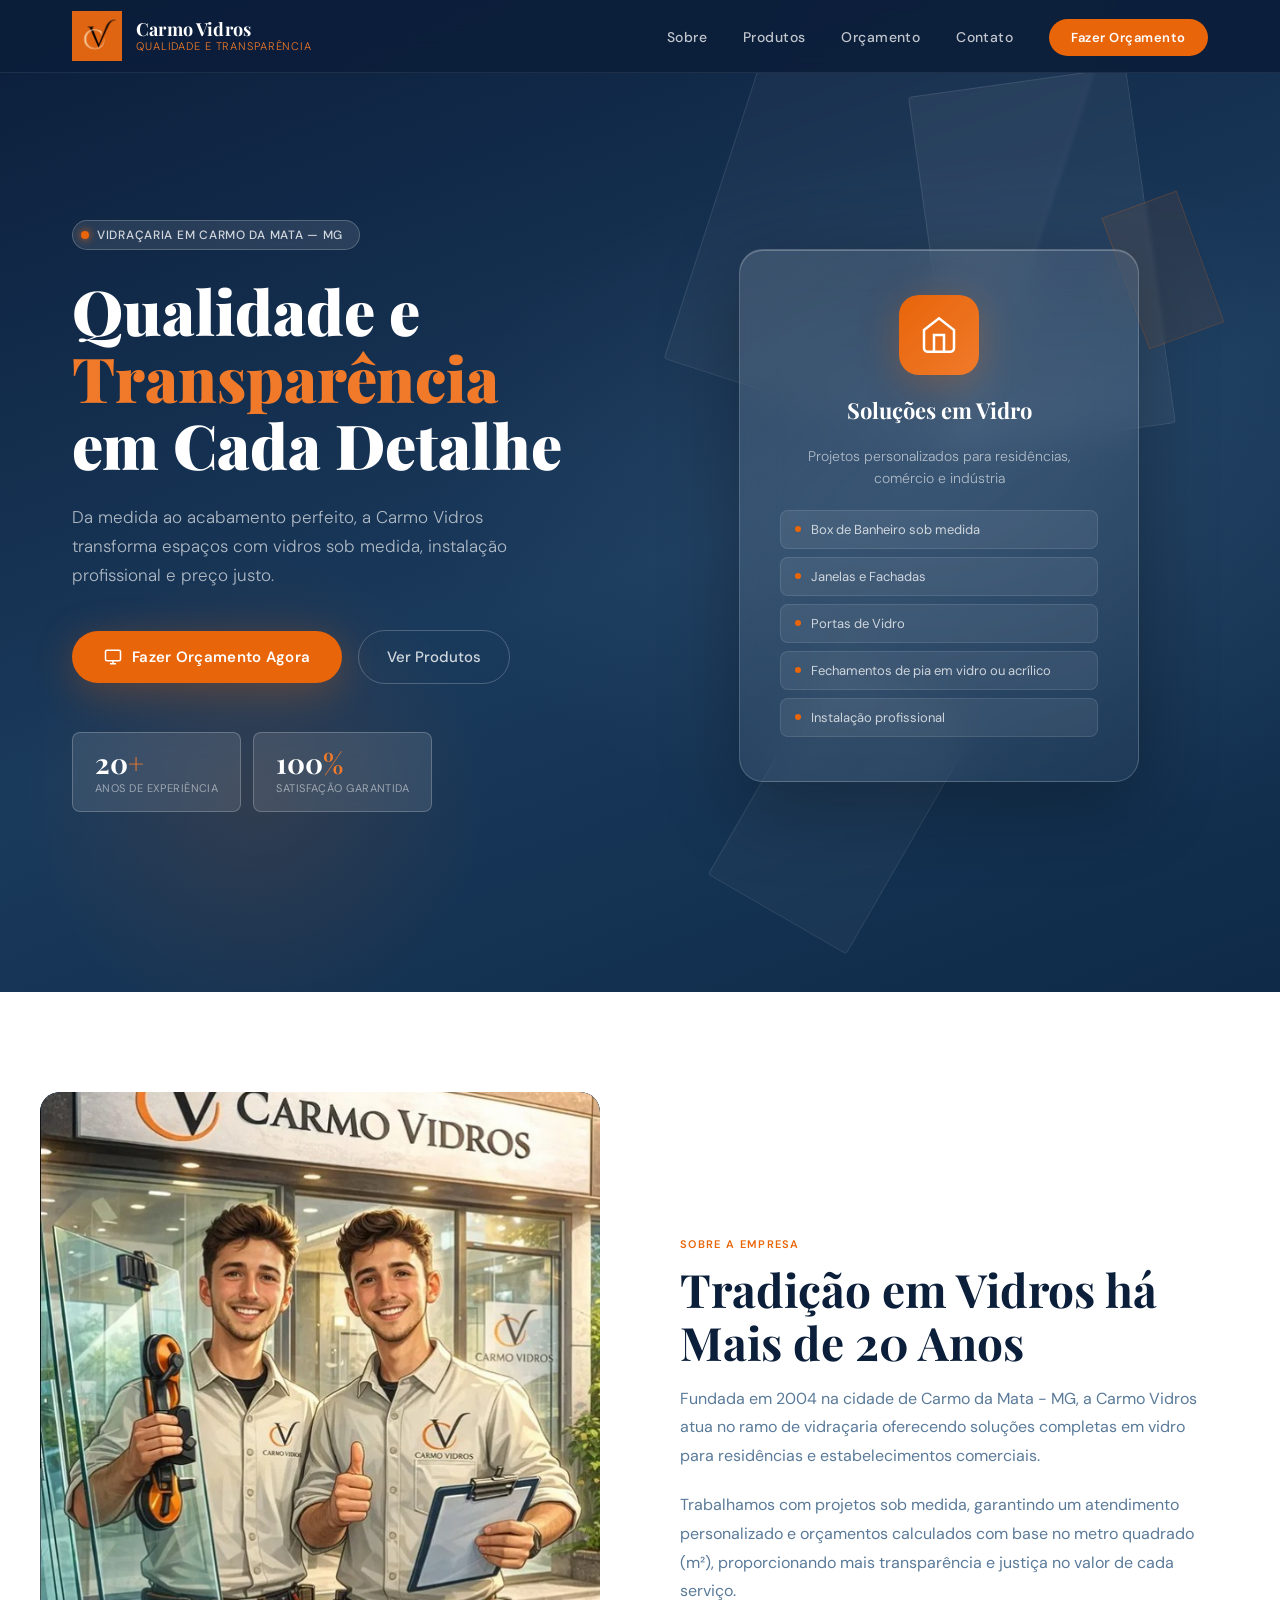
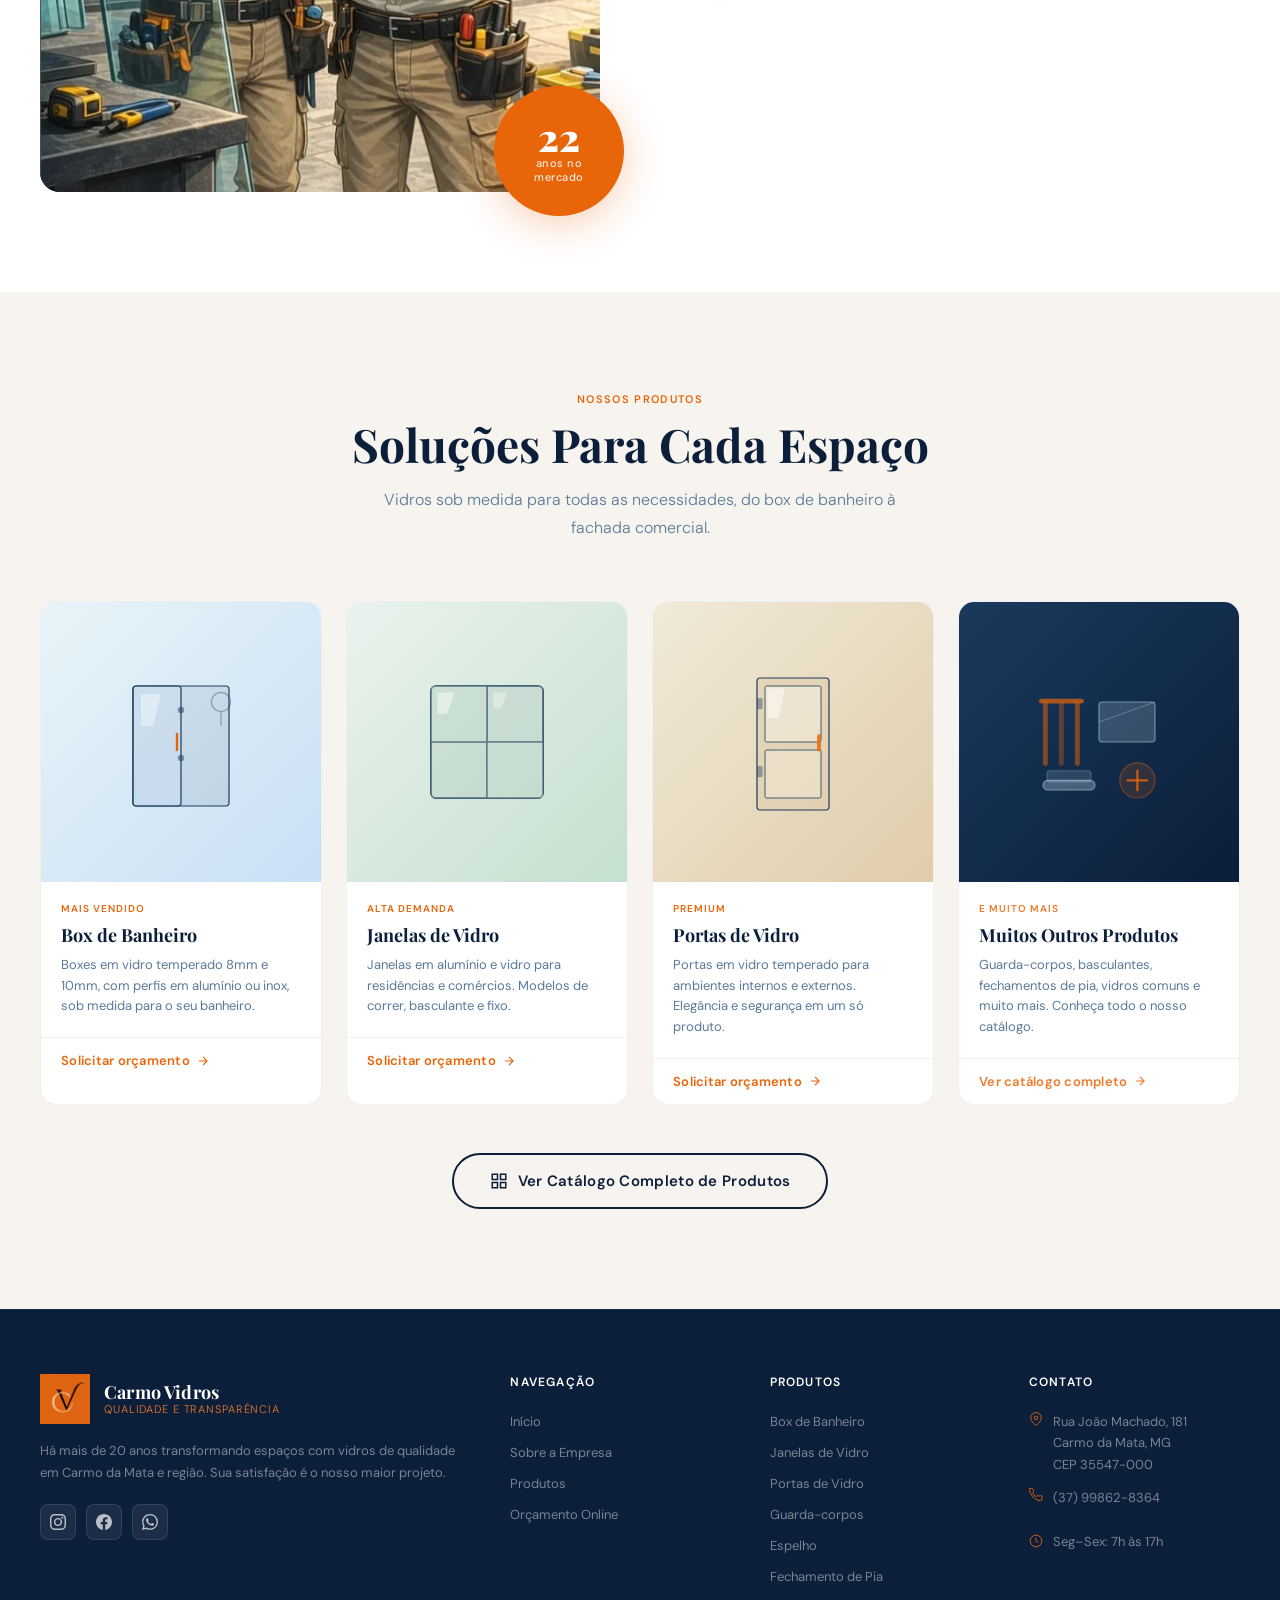
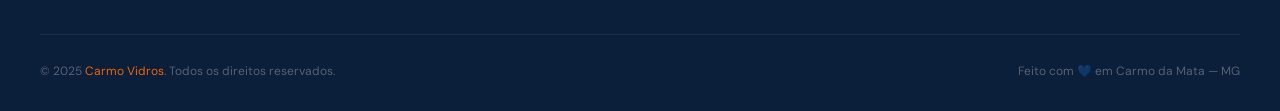
<file: index.html>
<!DOCTYPE html>
<html lang="pt-BR">
<head>
  <meta charset="UTF-8" />
  <meta name="viewport" content="width=device-width, initial-scale=1.0" />
  <title>Carmo Vidros — Qualidade e Transparência</title>
  <link rel="preconnect" href="https://fonts.googleapis.com" />
  <link rel="preconnect" href="https://fonts.gstatic.com" crossorigin />
  <link href="https://fonts.googleapis.com/css2?family=Playfair+Display:wght@400;700;900&family=DM+Sans:wght@300;400;500;600&display=swap" rel="stylesheet" />
  <link rel="stylesheet" href="style.css" />
</head>
<body>

<!-- ══════════════════════════════
     HEADER / NAVEGAÇÃO
══════════════════════════════ -->
<header>
  <nav>
    <a href="#home" class="logo">
      <img src="fotos/logo.png" alt="Carmo Vidros" class="logo-img">
      <div class="logo-text">
        <span class="logo-name">Carmo Vidros</span>
        <span class="logo-tagline">Qualidade e Transparência</span>
      </div>
    </a>
    <ul class="nav-links">
      <li><a href="#sobre">Sobre</a></li>
      <li><a href="produtos.html">Produtos</a></li>
      <li><a href="orcamento.html">Orçamento</a></li>
      <li><a href="#contato">Contato</a></li>
      <li><a href="orcamento.html" class="nav-cta">Fazer Orçamento</a></li>
    </ul>
  </nav>
</header>


<!-- ══════════════════════════════
     HERO / PÁGINA INICIAL
══════════════════════════════ -->
<section id="home">
  <div class="hero-bg">
    <div class="shard shard-1"></div>
    <div class="shard shard-2"></div>
    <div class="shard shard-3"></div>
    <div class="shard shard-4"></div>
  </div>

  <div class="hero-content">
    <!-- Lado esquerdo: texto -->
    <div class="hero-left">
      <div class="hero-badge">
        <div class="hero-badge-dot"></div>
        <span>Vidraçaria em Carmo da Mata — MG</span>
      </div>
      <h1 class="hero-title">
        Qualidade e<br /><em>Transparência</em><br />em Cada Detalhe
      </h1>
      <p class="hero-subtitle">
        Da medida ao acabamento perfeito, a Carmo Vidros transforma espaços com vidros sob medida, instalação profissional e preço justo.
      </p>
      <div class="hero-actions">
        <a href="orcamento.html" class="btn-primary">
          <svg xmlns="http://www.w3.org/2000/svg" width="18" height="18" viewBox="0 0 24 24" fill="none" stroke="currentColor" stroke-width="2">
            <rect x="2" y="3" width="20" height="14" rx="2"/><path d="M8 21h8M12 17v4"/>
          </svg>
          Fazer Orçamento Agora
        </a>
        <a href="produtos.html" class="btn-ghost">Ver Produtos</a>
      </div>

      <!-- Cards de estatísticas -->
      <div class="hero-stats">
        <div class="stat-card">
          <div class="stat-number">20<span>+</span></div>
          <div class="stat-label">Anos de Experiência</div>
        </div>
        <div class="stat-card">
          <div class="stat-number">100<span>%</span></div>
          <div class="stat-label">Satisfação Garantida</div>
        </div>
      </div>
    </div>

    <!-- Lado direito: painel de vidro decorativo -->
    <div class="hero-right">
      <div class="glass-panel">
        <div class="glass-panel-inner">
          <div class="glass-icon">
            <svg xmlns="http://www.w3.org/2000/svg" viewBox="0 0 24 24">
              <path d="M3 9l9-7 9 7v11a2 2 0 01-2 2H5a2 2 0 01-2-2z"/>
              <polyline points="9 22 9 12 15 12 15 22"/>
            </svg>
          </div>
          <div class="glass-panel-title">Soluções em Vidro</div>
          <div class="glass-panel-desc">Projetos personalizados para residências, comércio e indústria</div>
          <div class="glass-panel-items">
            <div class="glass-item"><div class="glass-item-dot"></div><span>Box de Banheiro sob medida</span></div>
            <div class="glass-item"><div class="glass-item-dot"></div><span>Janelas e Fachadas</span></div>
            <div class="glass-item"><div class="glass-item-dot"></div><span>Portas de Vidro</span></div>
            <div class="glass-item"><div class="glass-item-dot"></div><span>Fechamentos de pia em vidro ou acrílico
</span></div>
            <div class="glass-item"><div class="glass-item-dot"></div><span>Instalação profissional</span></div>
          </div>
        </div>
      </div>
    </div>
  </div>
</section>


<!-- ══════════════════════════════
     SOBRE A EMPRESA
══════════════════════════════ -->
<section id="sobre">
  <div class="section-inner">
    <div class="about-grid">

      <!-- Imagem ilustrativa -->
      <div class="about-image-wrap">
        <div class="about-image">
          <div class="about-image">
            <img src="fotos/CV.jpg" alt="Carmo Vidros" style="position:absolute;inset:0;width:100%;height:100%;object-fit:cover;display:block;" />
          </div>
        </div>
        <div class="about-badge">
          <div class="about-badge-num">22</div>
          <div class="about-badge-text">anos no<br />mercado</div>
        </div>
      </div>

      <!-- Texto e MVV -->
      <div class="about-content">
        <div class="section-label">Sobre a Empresa</div>
        <h2 class="section-title">Tradição em Vidros há Mais de 20 Anos</h2>
        <p class="about-desc">
          Fundada em 2004 na cidade de Carmo da Mata - MG, a Carmo Vidros atua no ramo de vidraçaria oferecendo soluções completas em vidro para residências e estabelecimentos comerciais.
        </p>
        <p class="about-desc" style="margin-top: -20px">
          Trabalhamos com projetos sob medida, garantindo um atendimento personalizado e orçamentos calculados com base no metro quadrado (m²), proporcionando mais transparência e justiça no valor de cada serviço.
        </p>

        
    
      </div>

    </div>
  </div>
</section>


<!-- ══════════════════════════════
     PRODUTOS
══════════════════════════════ -->
<section id="produtos">
  <div class="section-inner">
    <div class="products-header">
      <div class="section-label">Nossos Produtos</div>
      <h2 class="section-title">Soluções Para Cada Espaço</h2>
      <p class="section-subtitle">Vidros sob medida para todas as necessidades, do box de banheiro à fachada comercial.</p>
    </div>

    <div class="products-grid">

      <!-- Box de Banheiro -->
      <div class="product-card">
        <div class="product-image bg-box">
          <div class="product-svg-bg">
            <svg xmlns="http://www.w3.org/2000/svg" viewBox="0 0 200 200" width="160">
              <rect x="40" y="30" width="120" height="150" rx="4" fill="rgba(11,30,58,0.08)" stroke="#1A3A5C" stroke-width="1.5"/>
              <rect x="40" y="30" width="60" height="150" rx="4" fill="rgba(200,223,245,0.35)" stroke="#1A3A5C" stroke-width="1.5"/>
              <circle cx="100" cy="60" r="4" fill="#1A3A5C" opacity="0.5"/>
              <circle cx="100" cy="120" r="4" fill="#1A3A5C" opacity="0.5"/>
              <line x1="95" y1="90" x2="95" y2="110" stroke="#E8650A" stroke-width="3" stroke-linecap="round"/>
              <path d="M50 40 L75 40 L65 80 L50 80 Z" fill="rgba(255,255,255,0.4)" />
              <circle cx="150" cy="50" r="12" fill="none" stroke="#1A3A5C" stroke-width="1.5" opacity="0.4"/>
              <line x1="150" y1="62" x2="150" y2="80" stroke="#1A3A5C" stroke-width="1.5" opacity="0.4"/>
            </svg>
          </div>
          <div class="product-overlay"><a href="produtos.html#box" class="product-overlay-text">Ver detalhes →</a></div>
        </div>
        <div class="product-body">
          <div class="product-tag">Mais Vendido</div>
          <div class="product-name">Box de Banheiro</div>
          <p class="product-desc">Boxes em vidro temperado 8mm e 10mm, com perfis em alumínio ou inox, sob medida para o seu banheiro.</p>
        </div>
        <div class="product-footer">
          <a href="orcamento.html" class="product-link">
            Solicitar orçamento
            <svg xmlns="http://www.w3.org/2000/svg" viewBox="0 0 24 24" stroke-width="2"><path d="M5 12h14M12 5l7 7-7 7"/></svg>
          </a>
        </div>
      </div>

      <!-- Janelas de Vidro -->
      <div class="product-card">
        <div class="product-image bg-janela">
          <div class="product-svg-bg">
            <svg xmlns="http://www.w3.org/2000/svg" viewBox="0 0 200 200" width="160">
              <rect x="30" y="30" width="140" height="140" rx="6" fill="rgba(26,58,92,0.08)" stroke="#1A3A5C" stroke-width="2"/>
              <line x1="100" y1="30" x2="100" y2="170" stroke="#1A3A5C" stroke-width="2"/>
              <line x1="30" y1="100" x2="170" y2="100" stroke="#1A3A5C" stroke-width="2"/>
              <rect x="30" y="30" width="70" height="70" fill="rgba(197,224,206,0.40)"/>
              <rect x="100" y="30" width="70" height="70" fill="rgba(197,224,206,0.25)"/>
              <rect x="30" y="100" width="70" height="70" fill="rgba(197,224,206,0.30)"/>
              <rect x="100" y="100" width="70" height="70" fill="rgba(197,224,206,0.45)"/>
              <path d="M38 38 L60 38 L50 65 L38 65 Z" fill="rgba(255,255,255,0.45)"/>
              <path d="M108 38 L125 38 L118 58 L108 58 Z" fill="rgba(255,255,255,0.35)"/>
            </svg>
          </div>
          <div class="product-overlay"><a href="produtos.html#janelas" class="product-overlay-text">Ver detalhes →</a></div>
        </div>
        <div class="product-body">
          <div class="product-tag">Alta Demanda</div>
          <div class="product-name">Janelas de Vidro</div>
          <p class="product-desc">Janelas em alumínio e vidro para residências e comércios. Modelos de correr, basculante e fixo.</p>
        </div>
        <div class="product-footer">
          <a href="orcamento.html" class="product-link">
            Solicitar orçamento
            <svg xmlns="http://www.w3.org/2000/svg" viewBox="0 0 24 24" stroke-width="2"><path d="M5 12h14M12 5l7 7-7 7"/></svg>
          </a>
        </div>
      </div>

      <!-- Portas de Vidro -->
      <div class="product-card">
        <div class="product-image bg-porta">
          <div class="product-svg-bg">
            <svg xmlns="http://www.w3.org/2000/svg" viewBox="0 0 200 200" width="160">
              <rect x="55" y="20" width="90" height="165" rx="4" fill="rgba(224,204,170,0.50)" stroke="#1A3A5C" stroke-width="1.5"/>
              <rect x="65" y="30" width="70" height="70" rx="2" fill="rgba(255,255,255,0.35)" stroke="#1A3A5C" stroke-width="1"/>
              <rect x="65" y="110" width="70" height="60" rx="2" fill="rgba(255,255,255,0.25)" stroke="#1A3A5C" stroke-width="1"/>
              <path d="M68 33 L90 33 L82 70 L68 70 Z" fill="rgba(255,255,255,0.45)"/>
              <rect x="130" y="90" width="5" height="22" rx="2.5" fill="#E8650A" opacity="0.8"/>
              <rect x="55" y="45" width="7" height="14" rx="2" fill="#1A3A5C" opacity="0.4"/>
              <rect x="55" y="130" width="7" height="14" rx="2" fill="#1A3A5C" opacity="0.4"/>
            </svg>
          </div>
          <div class="product-overlay"><a href="produtos.html#portas" class="product-overlay-text">Ver detalhes →</a></div>
        </div>
        <div class="product-body">
          <div class="product-tag">Premium</div>
          <div class="product-name">Portas de Vidro</div>
          <p class="product-desc">Portas em vidro temperado para ambientes internos e externos. Elegância e segurança em um só produto.</p>
        </div>
        <div class="product-footer">
          <a href="orcamento.html" class="product-link">
            Solicitar orçamento
            <svg xmlns="http://www.w3.org/2000/svg" viewBox="0 0 24 24" stroke-width="2"><path d="M5 12h14M12 5l7 7-7 7"/></svg>
          </a>
        </div>
      </div>

      <!-- Muitos outros produtos -->
      <div class="product-card product-card--more">
        <div class="product-image bg-mais">
          <div class="product-svg-bg">
            <svg xmlns="http://www.w3.org/2000/svg" viewBox="0 0 200 200" width="160">
              <!-- Grade de ícones representando variedade -->
              <!-- Guarda-corpo -->
              <rect x="30" y="50" width="6" height="80" rx="3" fill="rgba(232,101,10,0.50)"/>
              <rect x="50" y="50" width="6" height="80" rx="3" fill="rgba(232,101,10,0.35)"/>
              <rect x="70" y="50" width="6" height="80" rx="3" fill="rgba(232,101,10,0.50)"/>
              <rect x="25" y="46" width="56" height="6" rx="3" fill="rgba(232,101,10,0.70)"/>
              <!-- Basculante -->
              <rect x="100" y="50" width="70" height="50" rx="4" fill="rgba(200,223,245,0.20)" stroke="rgba(200,223,245,0.50)" stroke-width="1.5"/>
              <line x1="100" y1="75" x2="170" y2="50" stroke="rgba(200,223,245,0.40)" stroke-width="1"/>
              <!-- Fechamento de pia -->
              <rect x="30" y="148" width="65" height="12" rx="6" fill="rgba(200,223,245,0.30)" stroke="rgba(200,223,245,0.50)" stroke-width="1.5"/>
              <rect x="35" y="136" width="55" height="14" rx="3" fill="rgba(200,223,245,0.15)" stroke="rgba(200,223,245,0.35)" stroke-width="1"/>
              <!-- Mais (+) central -->
              <circle cx="148" cy="148" r="22" fill="rgba(232,101,10,0.15)" stroke="rgba(232,101,10,0.40)" stroke-width="1.5"/>
              <line x1="148" y1="136" x2="148" y2="160" stroke="rgba(232,101,10,0.80)" stroke-width="3" stroke-linecap="round"/>
              <line x1="136" y1="148" x2="160" y2="148" stroke="rgba(232,101,10,0.80)" stroke-width="3" stroke-linecap="round"/>
            </svg>
          </div>
          <div class="product-overlay"><a href="produtos.html" class="product-overlay-text">Ver todos →</a></div>
        </div>
        <div class="product-body">
          <div class="product-tag">E muito mais</div>
          <div class="product-name">Muitos Outros Produtos</div>
          <p class="product-desc">Guarda-corpos, basculantes, fechamentos de pia, vidros comuns e muito mais. Conheça todo o nosso catálogo.</p>
        </div>
        <div class="product-footer">
          <a href="produtos.html" class="product-link">
            Ver catálogo completo
            <svg xmlns="http://www.w3.org/2000/svg" viewBox="0 0 24 24" stroke-width="2"><path d="M5 12h14M12 5l7 7-7 7"/></svg>
          </a>
        </div>
      </div>

    </div>

    <!-- Botão Ver todos os produtos -->
    <div class="products-cta">
      <a href="produtos.html" class="btn-products-all">
        <svg xmlns="http://www.w3.org/2000/svg" width="18" height="18" viewBox="0 0 24 24" fill="none" stroke="currentColor" stroke-width="2">
          <rect x="3" y="3" width="7" height="7"/><rect x="14" y="3" width="7" height="7"/>
          <rect x="14" y="14" width="7" height="7"/><rect x="3" y="14" width="7" height="7"/>
        </svg>
        Ver Catálogo Completo de Produtos
      </a>
    </div>

  </div>
</section>




<!-- ══════════════════════════════
     RODAPÉ
══════════════════════════════ -->
<footer id="contato">
  <div class="footer-inner">
    <div class="footer-grid">

      <!-- Coluna: Marca -->
      <div class="footer-brand">
        <a href="#home" class="logo">
          <img src="fotos/logo.png" alt="Carmo Vidros" class="logo-img">
          <div class="logo-text">
            <span class="logo-name">Carmo Vidros</span>
            <span class="logo-tagline">Qualidade e Transparência</span>
          </div>
        </a>
        <p class="footer-brand-desc">
          Há mais de 20 anos transformando espaços com vidros de qualidade em Carmo da Mata e região. Sua satisfação é o nosso maior projeto.
        </p>
        <div class="social-links">
          <a href="https://www.instagram.com/carmovidros?igsh=NXlxa3lhYnF6bWx4" target="_blank" class="social-link" title="Instagram">
            <svg viewBox="0 0 24 24" xmlns="http://www.w3.org/2000/svg">
              <path d="M12 2.163c3.204 0 3.584.012 4.85.07 3.252.148 4.771 1.691 4.919 4.919.058 1.265.069 1.645.069 4.849 0 3.205-.012 3.584-.069 4.849-.149 3.225-1.664 4.771-4.919 4.919-1.266.058-1.644.07-4.85.07-3.204 0-3.584-.012-4.849-.07-3.26-.149-4.771-1.699-4.919-4.92-.058-1.265-.07-1.644-.07-4.849 0-3.204.013-3.583.07-4.849.149-3.227 1.664-4.771 4.919-4.919 1.266-.057 1.645-.069 4.849-.069zm0-2.163c-3.259 0-3.667.014-4.947.072-4.358.2-6.78 2.618-6.98 6.98-.059 1.281-.073 1.689-.073 4.948 0 3.259.014 3.668.072 4.948.2 4.358 2.618 6.78 6.98 6.98 1.281.058 1.689.072 4.948.072 3.259 0 3.668-.014 4.948-.072 4.354-.2 6.782-2.618 6.979-6.98.059-1.28.073-1.689.073-4.948 0-3.259-.014-3.667-.072-4.947-.196-4.354-2.617-6.78-6.979-6.98-1.281-.059-1.69-.073-4.949-.073zm0 5.838c-3.403 0-6.162 2.759-6.162 6.162s2.759 6.163 6.162 6.163 6.162-2.759 6.162-6.163c0-3.403-2.759-6.162-6.162-6.162zm0 10.162c-2.209 0-4-1.79-4-4 0-2.209 1.791-4 4-4s4 1.791 4 4c0 2.21-1.791 4-4 4zm6.406-11.845c-.796 0-1.441.645-1.441 1.44s.645 1.44 1.441 1.44c.795 0 1.439-.645 1.439-1.44s-.644-1.44-1.439-1.44z"/>
            </svg>
          </a>
<a href="https://www.facebook.com/carmo.vidros.3" target="_blank" class="social-link" title="Facebook">            <svg viewBox="0 0 24 24" xmlns="http://www.w3.org/2000/svg">
              <path d="M24 12.073c0-6.627-5.373-12-12-12s-12 5.373-12 12c0 5.99 4.388 10.954 10.125 11.854v-8.385H7.078v-3.47h3.047V9.43c0-3.007 1.792-4.669 4.533-4.669 1.312 0 2.686.235 2.686.235v2.953H15.83c-1.491 0-1.956.925-1.956 1.874v2.25h3.328l-.532 3.47h-2.796v8.385C19.612 23.027 24 18.062 24 12.073z"/>
            </svg>
          </a>
<a href="https://wa.me/5537998628364" target="_blank" class="social-link" title="WhatsApp">            <svg viewBox="0 0 24 24" xmlns="http://www.w3.org/2000/svg">
              <path d="M17.472 14.382c-.297-.149-1.758-.867-2.03-.967-.273-.099-.471-.148-.67.15-.197.297-.767.966-.94 1.164-.173.199-.347.223-.644.075-.297-.15-1.255-.463-2.39-1.475-.883-.788-1.48-1.761-1.653-2.059-.173-.297-.018-.458.13-.606.134-.133.298-.347.446-.52.149-.174.198-.298.298-.497.099-.198.05-.371-.025-.52-.075-.149-.669-1.612-.916-2.207-.242-.579-.487-.5-.669-.51-.173-.008-.371-.01-.57-.01-.198 0-.52.074-.792.372-.272.297-1.04 1.016-1.04 2.479 0 1.462 1.065 2.875 1.213 3.074.149.198 2.096 3.2 5.077 4.487.709.306 1.262.489 1.694.625.712.227 1.36.195 1.871.118.571-.085 1.758-.719 2.006-1.413.248-.694.248-1.289.173-1.413-.074-.124-.272-.198-.57-.347m-5.421 7.403h-.004a9.87 9.87 0 01-5.031-1.378l-.361-.214-3.741.982.998-3.648-.235-.374a9.86 9.86 0 01-1.51-5.26c.001-5.45 4.436-9.884 9.888-9.884 2.64 0 5.122 1.03 6.988 2.898a9.825 9.825 0 012.893 6.994c-.003 5.45-4.437 9.884-9.885 9.884m8.413-18.297A11.815 11.815 0 0012.05 0C5.495 0 .16 5.335.157 11.892c0 2.096.547 4.142 1.588 5.945L.057 24l6.305-1.654a11.882 11.882 0 005.683 1.448h.005c6.554 0 11.89-5.335 11.893-11.893a11.821 11.821 0 00-3.48-8.413z"/>
            </svg>
          </a>
        </div>
      </div>

      <!-- Coluna: Navegação -->
      <div>
        <div class="footer-col-title">Navegação</div>
        <ul class="footer-links">
          <li><a href="#home">Início</a></li>
          <li><a href="#sobre">Sobre a Empresa</a></li>
          <li><a href="#produtos">Produtos</a></li>
          <li><a href="orcamento.html">Orçamento Online</a></li>
        </ul>
      </div>

      <!-- Coluna: Produtos -->
      <div>
        <div class="footer-col-title">Produtos</div>
        <ul class="footer-links">
          <li><a href="produtos.html#box">Box de Banheiro</a></li>
          <li><a href="produtos.html#janelas">Janelas de Vidro</a></li>
          <li><a href="produtos.html#portas">Portas de Vidro</a></li>
          <li><a href="produtos.html#guarda-corpo">Guarda-corpos</a></li>
          <li><a href="produtos.html#Espelho">Espelho</a></li>
          <li><a href="produtos.html#fechamento-pia">Fechamento de Pia</a></li>
        </ul>
      </div>

      <!-- Coluna: Contato -->
      <div>
        <div class="footer-col-title">Contato</div>
        <div class="footer-contact-item">
          <svg class="footer-contact-icon" xmlns="http://www.w3.org/2000/svg" viewBox="0 0 24 24">
            <path d="M21 10c0 7-9 13-9 13s-9-6-9-13a9 9 0 0118 0z"/><circle cx="12" cy="10" r="3"/>
          </svg>
        <a href="https://www.google.com/maps?q=Rua+João+Machado,+181,+Carmo+da+Mata,+MG,+35547-000" target="_blank">
    <span class="footer-contact-text">
    Rua João Machado, 181<br />
    Carmo da Mata, MG<br />
    CEP 35547-000
    </span>
    </a>
        </div>
        <div class="footer-contact-item">
          <svg class="footer-contact-icon" xmlns="http://www.w3.org/2000/svg" viewBox="0 0 24 24">
            <path d="M22 16.92v3a2 2 0 01-2.18 2 19.79 19.79 0 01-8.63-3.07A19.5 19.5 0 013.07 9.8a19.79 19.79 0 01-3.07-8.68A2 2 0 012 .9h3a2 2 0 012 1.72c.127.96.361 1.903.7 2.81a2 2 0 01-.45 2.11L6.09 8.75a16 16 0 006.13 6.13l1.27-1.27a2 2 0 012.11-.45c.907.339 1.85.573 2.81.7A2 2 0 0122 16.92z"/>
          </svg>
          <a href="https://wa.me/5537998628364" target="_blank">
  <span class="footer-contact-text">(37) 99862-8364</span>
          </a>
        </div>
        <div class="footer-contact-item">
        </div>
        <div class="footer-contact-item">
          <svg class="footer-contact-icon" xmlns="http://www.w3.org/2000/svg" viewBox="0 0 24 24">
            <circle cx="12" cy="12" r="10"/><polyline points="12 6 12 12 16 14"/>
          </svg>
          <span class="footer-contact-text">Seg–Sex: 7h às 17h </span>
        </div>
      </div>

    </div>

    <div class="footer-bottom">
      <p class="footer-copy">© 2025 <span>Carmo Vidros</span>. Todos os direitos reservados.</p>
      <p class="footer-copy">Feito com 💙 em Carmo da Mata — MG</p>
    </div>
  </div>
</footer>
<script src="script.js"></script>
</body>
</html>
</file>
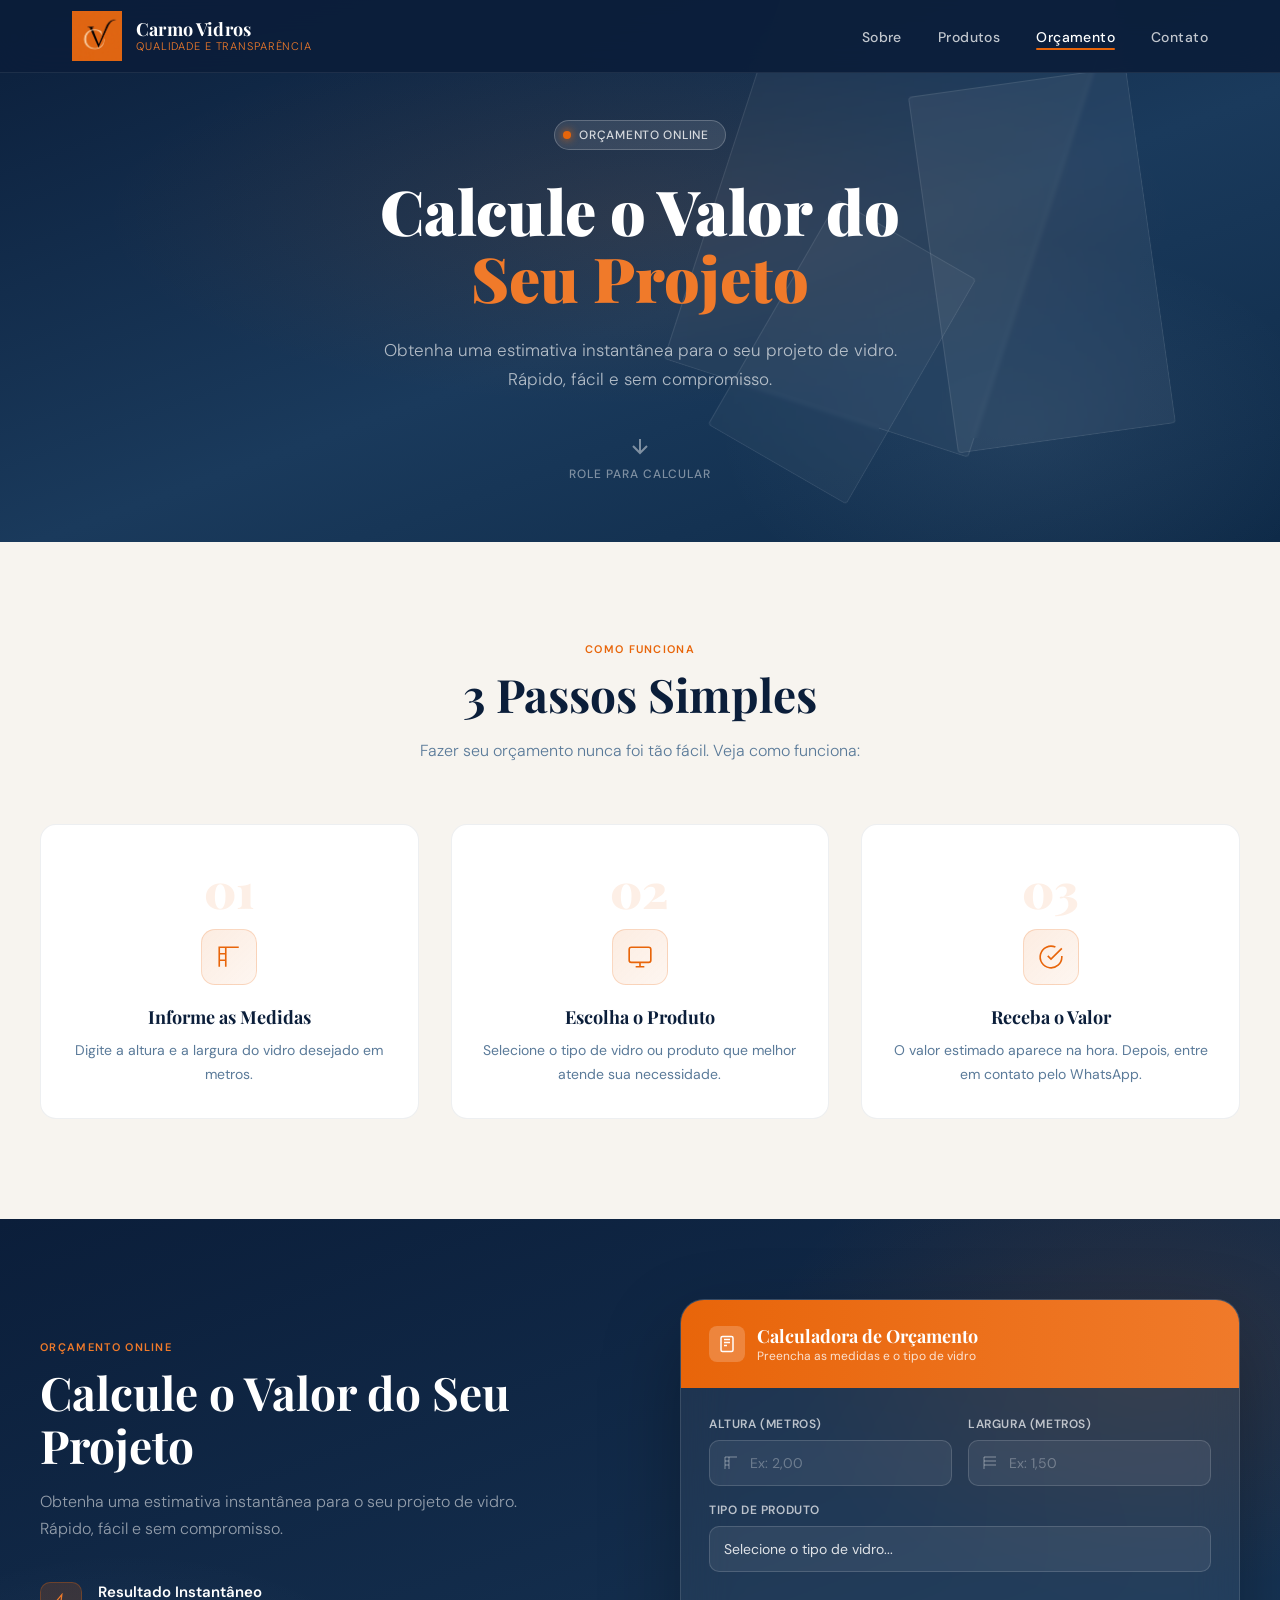
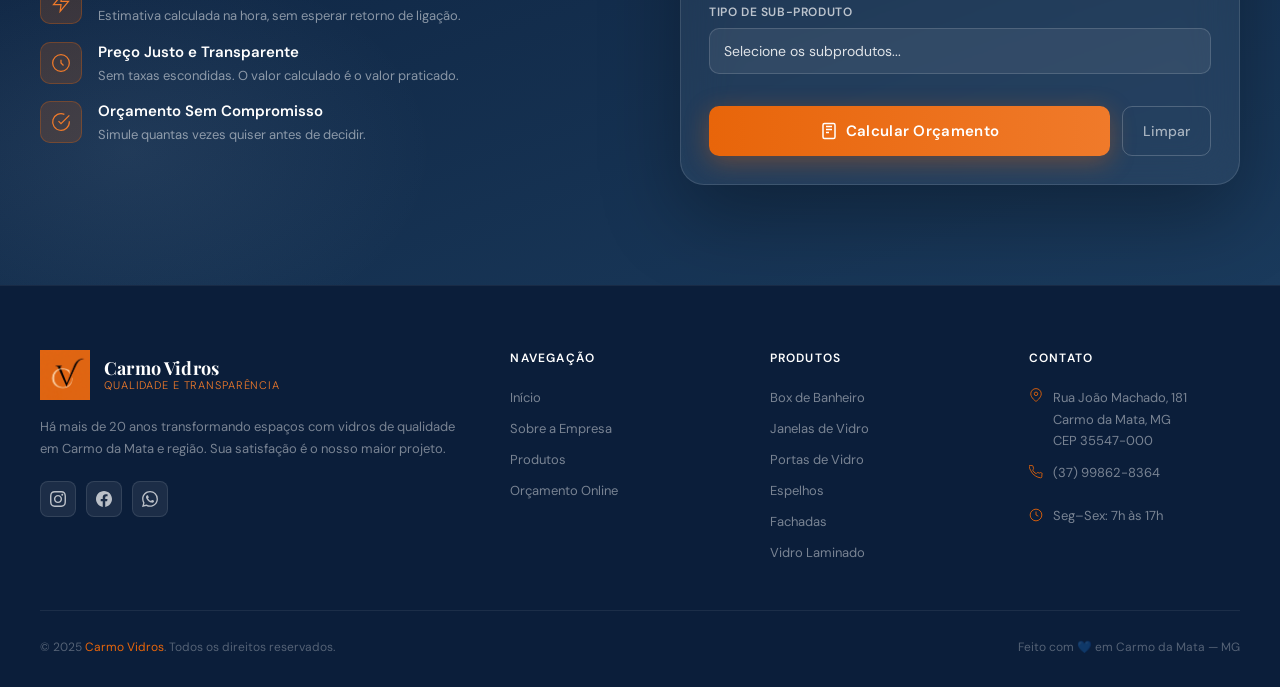
<file: orcamento.html>
<!DOCTYPE html>
<html lang="pt-BR">
<head>
  <meta charset="UTF-8" />
  <meta name="viewport" content="width=device-width, initial-scale=1.0" />
  <title>Orçamento Online — Carmo Vidros</title>
  <meta name="description" content="Calcule o valor do seu projeto de vidro online. Orçamento instantâneo, sem compromisso. Carmo Vidros — Qualidade e Transparência." />
  <link rel="preconnect" href="https://fonts.googleapis.com" />
  <link rel="preconnect" href="https://fonts.gstatic.com" crossorigin />
  <link href="https://fonts.googleapis.com/css2?family=Playfair+Display:wght@400;700;900&family=DM+Sans:wght@300;400;500;600&display=swap" rel="stylesheet" />
  <link rel="stylesheet" href="style.css" />
  <link rel="stylesheet" href="orcamento.css" />
</head>
<body>

<!-- ══════════════════════════════
     HEADER / NAVEGAÇÃO
══════════════════════════════ -->
<header>
  <nav>
    <a href="index.html" class="logo">
      <img src="fotos/logo.png" alt="Carmo Vidros" class="logo-img">
      <div class="logo-text">
        <span class="logo-name">Carmo Vidros</span>
        <span class="logo-tagline">Qualidade e Transparência</span>
      </div>
    </a>
    <ul class="nav-links">
      <li><a href="index.html#sobre">Sobre</a></li>
      <li><a href="produtos.html">Produtos</a></li>
      <li><a href="orcamento.html" class="nav-active">Orçamento</a></li>
      <li><a href="index.html#contato">Contato</a></li>
    </ul>
  </nav>
</header>


<!-- ══════════════════════════════
     HERO BANNER DO ORÇAMENTO
══════════════════════════════ -->
<section id="orcamento-hero" class="orc-hero">
  <div class="orc-hero-bg">
    <div class="shard shard-1"></div>
    <div class="shard shard-2"></div>
    <div class="shard shard-3"></div>
  </div>
  <div class="orc-hero-content">
    <div class="hero-badge">
      <div class="hero-badge-dot"></div>
      <span>Orçamento Online</span>
    </div>
    <h1 class="hero-title">
      Calcule o Valor do<br /><em>Seu Projeto</em>
    </h1>
    <p class="hero-subtitle">
      Obtenha uma estimativa instantânea para o seu projeto de vidro. Rápido, fácil e sem compromisso.
    </p>
    <div class="orc-hero-scroll">
      <svg xmlns="http://www.w3.org/2000/svg" width="24" height="24" viewBox="0 0 24 24" fill="none" stroke="currentColor" stroke-width="2">
        <path d="M12 5v14M5 12l7 7 7-7"/>
      </svg>
      <span>Role para calcular</span>
    </div>
  </div>
</section>

<!-- ══════════════════════════════
     COMO FUNCIONA
══════════════════════════════ -->
<section class="orc-howto">
  <div class="section-inner">
    <div class="products-header">
      <div class="section-label">Como Funciona</div>
      <h2 class="section-title">3 Passos Simples</h2>
      <p class="section-subtitle">Fazer seu orçamento nunca foi tão fácil. Veja como funciona:</p>
    </div>

    <div class="howto-grid">
      <div class="howto-card">
        <div class="howto-number">01</div>
        <div class="howto-icon">
          <svg xmlns="http://www.w3.org/2000/svg" viewBox="0 0 24 24" fill="none" stroke="currentColor" stroke-width="1.5">
            <path d="M21 3H3v18M9 3v18M3 9h6M3 15h6"/>
          </svg>
        </div>
        <h3 class="howto-title">Informe as Medidas</h3>
        <p class="howto-desc">Digite a altura e a largura do vidro desejado em metros.</p>
      </div>
      <div class="howto-card">
        <div class="howto-number">02</div>
        <div class="howto-icon">
          <svg xmlns="http://www.w3.org/2000/svg" viewBox="0 0 24 24" fill="none" stroke="currentColor" stroke-width="1.5">
            <rect x="2" y="3" width="20" height="14" rx="2"/><path d="M8 21h8M12 17v4"/>
          </svg>
        </div>
        <h3 class="howto-title">Escolha o Produto</h3>
        <p class="howto-desc">Selecione o tipo de vidro ou produto que melhor atende sua necessidade.</p>
      </div>
      <div class="howto-card">
        <div class="howto-number">03</div>
        <div class="howto-icon">
          <svg xmlns="http://www.w3.org/2000/svg" viewBox="0 0 24 24" fill="none" stroke="currentColor" stroke-width="1.5">
            <path d="M22 11.08V12a10 10 0 11-5.93-9.14"/><polyline points="22 4 12 14.01 9 11.01"/>
          </svg>
        </div>
        <h3 class="howto-title">Receba o Valor</h3>
        <p class="howto-desc">O valor estimado aparece na hora. Depois, entre em contato pelo WhatsApp.</p>
      </div>
    </div>
  </div>
</section>

<!-- ══════════════════════════════
     CALCULADORA DE ORÇAMENTO
══════════════════════════════ -->
<section id="orcamento" class="orc-calc-section">
  <div class="section-inner">
    <div class="orcamento-grid">

      <!-- Lado esquerdo: informações -->
      <div class="orcamento-left">
        <div class="section-label" style="color: var(--orange-light)">Orçamento Online</div>
        <h2 class="section-title">Calcule o Valor do Seu Projeto</h2>
        <p class="section-subtitle">Obtenha uma estimativa instantânea para o seu projeto de vidro. Rápido, fácil e sem compromisso.</p>

        <div class="orcamento-features">
          <div class="orcamento-feature">
            <div class="orcamento-feature-icon">
              <svg xmlns="http://www.w3.org/2000/svg" viewBox="0 0 24 24"><path d="M13 2L3 14h9l-1 8 10-12h-9l1-8z"/></svg>
            </div>
            <div>
              <div class="orcamento-feature-title">Resultado Instantâneo</div>
              <div class="orcamento-feature-desc">Estimativa calculada na hora, sem esperar retorno de ligação.</div>
            </div>
          </div>
          <div class="orcamento-feature">
            <div class="orcamento-feature-icon">
              <svg xmlns="http://www.w3.org/2000/svg" viewBox="0 0 24 24"><circle cx="12" cy="12" r="10"/><path d="M12 8v4l3 3"/></svg>
            </div>
            <div>
              <div class="orcamento-feature-title">Preço Justo e Transparente</div>
              <div class="orcamento-feature-desc">Sem taxas escondidas. O valor calculado é o valor praticado.</div>
            </div>
          </div>
          <div class="orcamento-feature">
            <div class="orcamento-feature-icon">
              <svg xmlns="http://www.w3.org/2000/svg" viewBox="0 0 24 24"><path d="M22 11.08V12a10 10 0 11-5.93-9.14"/><polyline points="22 4 12 14.01 9 11.01"/></svg>
            </div>
            <div>
              <div class="orcamento-feature-title">Orçamento Sem Compromisso</div>
              <div class="orcamento-feature-desc">Simule quantas vezes quiser antes de decidir.</div>
            </div>
          </div>
        </div>
      </div>

      <!-- Lado direito: widget calculadora -->
      <div class="orcamento-right">
        <div class="calc-widget">
          <div class="calc-header">
            <div class="calc-header-icon">
              <svg xmlns="http://www.w3.org/2000/svg" viewBox="0 0 24 24">
                <rect x="4" y="2" width="16" height="20" rx="2"/>
                <line x1="8" y1="6" x2="16" y2="6"/>
                <line x1="8" y1="10" x2="16" y2="10"/>
                <line x1="8" y1="14" x2="12" y2="14"/>
              </svg>
            </div>
            <div>
              <div class="calc-header-title">Calculadora de Orçamento</div>
              <div class="calc-header-sub">Preencha as medidas e o tipo de vidro</div>
            </div>
          </div>

          <div class="calc-body">
            <!-- Campos de dimensão -->
            <div class="form-row">
              <div class="form-group">
                <label class="form-label">Altura (Metros)</label>
                <div class="form-input-wrap">
                  <svg class="form-input-icon" xmlns="http://www.w3.org/2000/svg" viewBox="0 0 24 24">
                    <path d="M21 3H3v18M9 3v18M3 9h6M3 15h6"/>
                  </svg>
                  <input class="form-input" id="Altura" type="text" inputmode="decimal" placeholder="Ex: 2,00" />
                </div>
              </div>
              <div class="form-group">
                <label class="form-label">Largura (Metros)</label>
                <div class="form-input-wrap">
                  <svg class="form-input-icon" xmlns="http://www.w3.org/2000/svg" viewBox="0 0 24 24">
                    <path d="M3 21V3h18M3 9h18M3 15h18"/>
                  </svg>
                  <input class="form-input" id="Largura" type="text" inputmode="decimal" placeholder="Ex: 1,50" />
                </div>
              </div>
            </div>

            <!-- Seletor de produto -->
            <div class="form-group" style="margin-bottom: 16px">
              <label class="form-label">Tipo de Produto</label>
              <select class="form-select" id="opcoes">
                <option value="" disabled selected>Selecione o tipo de vidro...</option>
                <option>Vidro temperado sem película</option>
                <option>Vidro temperado com película</option>
                <option>Fechamentos de pia de vidro com película</option>
                <option>Vidro laminado</option>
                <option>Vidro Comum</option>
                <option>Espelhos</option>
                
              </select>
            </div>

            <!-- Seletor de Sub Produto -->

            <div class="form-group" style=" margin-bottom: 16px" id="subProduto" >
              <label class="form-label">Tipo de Sub-Produto</label>
              <select class="form-select" id="subOpcoes">
                <option value="" disabled selected>Selecione os subprodutos...</option>
                
              </select>
            </div>

            <!-- Área de resultado -->
            <div class="result-area" style="display:none;">
              <div class="result-label"></div>
              <div class="result-value" id="resultado">R$ —</div>
              <div class="result-placeholder">Preencha os campos acima para calcular</div>
            </div>

            <!-- Ações -->
            <div class="calc-actions">
              <button class="btn-calc" onclick="calcular()">
                <svg xmlns="http://www.w3.org/2000/svg" viewBox="0 0 24 24">
                  <rect x="4" y="2" width="16" height="20" rx="2"/>
                  <line x1="8" y1="6" x2="16" y2="6"/>
                  <line x1="8" y1="10" x2="16" y2="10"/>
                  <line x1="8" y1="14" x2="12" y2="14"/>
                </svg>
                Calcular Orçamento
              </button>
              <button class="btn-clear" id="limpar" onclick="limparCampos()">Limpar</button>
            </div>
          </div>
        </div>
      </div>

    </div>
  </div>
</section>

<!-- Tela de orçamento que fica sobreposta à página quando o usuário clica em "Calcular Orçamento" -->
<div id="overlay" class="overlay">
    <div class="box">

        <h2>Resumo do seu orçamento</h2>

        <!-- MENSAGEM PRINCIPAL -->
        <p class="mensagem">
            Confira os dados do seu orçamento abaixo:
        </p>

        <!-- DADOS DO ORÇAMENTO -->
        <div class="dados">
            <p><strong>Altura:</strong> <span id="resAltura"></span></p>
            <p><strong>Largura:</strong> <span id="resLargura"></span></p>
            <p><strong>Tipo:</strong> <span id="resTipo"></span></p>
            <p><strong>Subtipo:</strong> <span id="resSubtipo"></span></p>
        </div>

        <!-- VALOR FINAL -->
        <p class="valor">Valor Total</p>

        <p class="valor" id="valorFinal">R$ 0,00</p>


        <!-- CAMPO PRA MENSAGEM DINÂMICA -->
        <p id="mensagemFinal"></p>

        <!-- BOTÃO -->
        <a id="btnWhats" target="_blank">Entrar em contato</a>

        <button onclick="fecharTela()">Fechar</button>
    </div>
</div>




<!-- ══════════════════════════════
     RODAPÉ
══════════════════════════════ -->
<footer id="contato">
  <div class="footer-inner">
    <div class="footer-grid">

      <!-- Coluna: Marca -->
      <div class="footer-brand">
        <a href="index.html" class="logo">
          <img src="fotos/logo.png" alt="Carmo Vidros" class="logo-img">
          <div class="logo-text">
            <span class="logo-name">Carmo Vidros</span>
            <span class="logo-tagline">Qualidade e Transparência</span>
          </div>
        </a>
        <p class="footer-brand-desc">
          Há mais de 20 anos transformando espaços com vidros de qualidade em Carmo da Mata e região. Sua satisfação é o nosso maior projeto.
        </p>
        <div class="social-links">
          <a href="https://www.instagram.com/carmovidros?igsh=NXlxa3lhYnF6bWx4" target="_blank" class="social-link" title="Instagram">
            <svg viewBox="0 0 24 24" xmlns="http://www.w3.org/2000/svg">
              <path d="M12 2.163c3.204 0 3.584.012 4.85.07 3.252.148 4.771 1.691 4.919 4.919.058 1.265.069 1.645.069 4.849 0 3.205-.012 3.584-.069 4.849-.149 3.225-1.664 4.771-4.919 4.919-1.266.058-1.644.07-4.85.07-3.204 0-3.584-.012-4.849-.07-3.26-.149-4.771-1.699-4.919-4.92-.058-1.265-.07-1.644-.07-4.849 0-3.204.013-3.583.07-4.849.149-3.227 1.664-4.771 4.919-4.919 1.266-.057 1.645-.069 4.849-.069zm0-2.163c-3.259 0-3.667.014-4.947.072-4.358.2-6.78 2.618-6.98 6.98-.059 1.281-.073 1.689-.073 4.948 0 3.259.014 3.668.072 4.948.2 4.358 2.618 6.78 6.98 6.98 1.281.058 1.689.072 4.948.072 3.259 0 3.668-.014 4.948-.072 4.354-.2 6.782-2.618 6.979-6.98.059-1.28.073-1.689.073-4.948 0-3.259-.014-3.667-.072-4.947-.196-4.354-2.617-6.78-6.979-6.98-1.281-.059-1.69-.073-4.949-.073zm0 5.838c-3.403 0-6.162 2.759-6.162 6.162s2.759 6.163 6.162 6.163 6.162-2.759 6.162-6.163c0-3.403-2.759-6.162-6.162-6.162zm0 10.162c-2.209 0-4-1.79-4-4 0-2.209 1.791-4 4-4s4 1.791 4 4c0 2.21-1.791 4-4 4zm6.406-11.845c-.796 0-1.441.645-1.441 1.44s.645 1.44 1.441 1.44c.795 0 1.439-.645 1.439-1.44s-.644-1.44-1.439-1.44z"/>
            </svg>
          </a>
          <a href="https://www.facebook.com/carmo.vidros.3" target="_blank" class="social-link" title="Facebook">
            <svg viewBox="0 0 24 24" xmlns="http://www.w3.org/2000/svg">
              <path d="M24 12.073c0-6.627-5.373-12-12-12s-12 5.373-12 12c0 5.99 4.388 10.954 10.125 11.854v-8.385H7.078v-3.47h3.047V9.43c0-3.007 1.792-4.669 4.533-4.669 1.312 0 2.686.235 2.686.235v2.953H15.83c-1.491 0-1.956.925-1.956 1.874v2.25h3.328l-.532 3.47h-2.796v8.385C19.612 23.027 24 18.062 24 12.073z"/>
            </svg>
          </a>
          <a href="https://wa.me/5537998628364" target="_blank" class="social-link" title="WhatsApp">
            <svg viewBox="0 0 24 24" xmlns="http://www.w3.org/2000/svg">
              <path d="M17.472 14.382c-.297-.149-1.758-.867-2.03-.967-.273-.099-.471-.148-.67.15-.197.297-.767.966-.94 1.164-.173.199-.347.223-.644.075-.297-.15-1.255-.463-2.39-1.475-.883-.788-1.48-1.761-1.653-2.059-.173-.297-.018-.458.13-.606.134-.133.298-.347.446-.52.149-.174.198-.298.298-.497.099-.198.05-.371-.025-.52-.075-.149-.669-1.612-.916-2.207-.242-.579-.487-.5-.669-.51-.173-.008-.371-.01-.57-.01-.198 0-.52.074-.792.372-.272.297-1.04 1.016-1.04 2.479 0 1.462 1.065 2.875 1.213 3.074.149.198 2.096 3.2 5.077 4.487.709.306 1.262.489 1.694.625.712.227 1.36.195 1.871.118.571-.085 1.758-.719 2.006-1.413.248-.694.248-1.289.173-1.413-.074-.124-.272-.198-.57-.347m-5.421 7.403h-.004a9.87 9.87 0 01-5.031-1.378l-.361-.214-3.741.982.998-3.648-.235-.374a9.86 9.86 0 01-1.51-5.26c.001-5.45 4.436-9.884 9.888-9.884 2.64 0 5.122 1.03 6.988 2.898a9.825 9.825 0 012.893 6.994c-.003 5.45-4.437 9.884-9.885 9.884m8.413-18.297A11.815 11.815 0 0012.05 0C5.495 0 .16 5.335.157 11.892c0 2.096.547 4.142 1.588 5.945L.057 24l6.305-1.654a11.882 11.882 0 005.683 1.448h.005c6.554 0 11.89-5.335 11.893-11.893a11.821 11.821 0 00-3.48-8.413z"/>
            </svg>
          </a>
        </div>
      </div>

      <!-- Coluna: Navegação -->
      <div>
        <div class="footer-col-title">Navegação</div>
        <ul class="footer-links">
          <li><a href="index.html">Início</a></li>
          <li><a href="index.html#sobre">Sobre a Empresa</a></li>
          <li><a href="index.html#produtos">Produtos</a></li>
          <li><a href="orcamento.html">Orçamento Online</a></li>
        </ul>
      </div>

      <!-- Coluna: Produtos -->
      <div>
        <div class="footer-col-title">Produtos</div>
        <ul class="footer-links">
          <li><a href="index.html#produtos">Box de Banheiro</a></li>
          <li><a href="index.html#produtos">Janelas de Vidro</a></li>
          <li><a href="index.html#produtos">Portas de Vidro</a></li>
          <li><a href="index.html#produtos">Espelhos</a></li>
          <li><a href="index.html#produtos">Fachadas</a></li>
          <li><a href="index.html#produtos">Vidro Laminado</a></li>
        </ul>
      </div>

      <!-- Coluna: Contato -->
      <div>
        <div class="footer-col-title">Contato</div>
        <div class="footer-contact-item">
          <svg class="footer-contact-icon" xmlns="http://www.w3.org/2000/svg" viewBox="0 0 24 24">
            <path d="M21 10c0 7-9 13-9 13s-9-6-9-13a9 9 0 0118 0z"/><circle cx="12" cy="10" r="3"/>
          </svg>
          <a href="https://www.google.com/maps?q=Rua+João+Machado,+181,+Carmo+da+Mata,+MG,+35547-000" target="_blank">
    <span class="footer-contact-text">
    Rua João Machado, 181<br />
    Carmo da Mata, MG<br />
    CEP 35547-000
    </span>
    </a>
        </div>
        <div class="footer-contact-item">
          <svg class="footer-contact-icon" xmlns="http://www.w3.org/2000/svg" viewBox="0 0 24 24">
            <path d="M22 16.92v3a2 2 0 01-2.18 2 19.79 19.79 0 01-8.63-3.07A19.5 19.5 0 013.07 9.8a19.79 19.79 0 01-3.07-8.68A2 2 0 012 .9h3a2 2 0 012 1.72c.127.96.361 1.903.7 2.81a2 2 0 01-.45 2.11L6.09 8.75a16 16 0 006.13 6.13l1.27-1.27a2 2 0 012.11-.45c.907.339 1.85.573 2.81.7A2 2 0 0122 16.92z"/>
          </svg>
          <span class="footer-contact-text">(37) 99862-8364</span>
        </div>
        <div class="footer-contact-item">
        </div>
        <div class="footer-contact-item">
          <svg class="footer-contact-icon" xmlns="http://www.w3.org/2000/svg" viewBox="0 0 24 24">
            <circle cx="12" cy="12" r="10"/><polyline points="12 6 12 12 16 14"/>
          </svg>
          <span class="footer-contact-text">Seg–Sex: 7h às 17h </span>
        </div>
      </div>

    </div>

    <div class="footer-bottom">
      <p class="footer-copy">© 2025 <span>Carmo Vidros</span>. Todos os direitos reservados.</p>
      <p class="footer-copy">Feito com 💙 em Carmo da Mata — MG</p>
    </div>
  </div>
</footer>
<script src="script.js"></script>
</body>
</html>
</file>
<file: style.css>
/* ═══════════════════════════════════════════════
   Carmo Vidros — Folha de Estilos Principal
   ═══════════════════════════════════════════════ */

/* ── Variáveis ── */
:root {
  --orange: #E8650A;
  --orange-light: #F07A2A;
  --orange-glow: rgba(232,101,10,0.18);
  --blue-deep: #0B1E3A;
  --blue-mid: #1A3A5C;
  --blue-light: #C8DFF5;
  --cream: #F7F4EF;
  --white: #FFFFFF;
  --glass-bg: rgba(255,255,255,0.10);
  --glass-border: rgba(255,255,255,0.22);
  --text-dark: #0D1B2A;
  --text-muted: #5A7A99;
  --shadow-orange: 0 8px 40px rgba(232,101,10,0.30);
  --shadow-blue: 0 8px 40px rgba(11,30,58,0.25);
  --radius: 16px;
  --radius-sm: 8px;
}

/* ── Reset ── */
*, *::before, *::after { box-sizing: border-box; margin: 0; padding: 0; }
html { scroll-behavior: smooth; }
body {
  font-family: 'DM Sans', sans-serif;
  color: var(--text-dark);
  background: var(--cream);
  overflow-x: hidden;
}
img { max-width: 100%; display: block; }
a { text-decoration: none; color: inherit; }


/* ══════════════════════════════
   NAVEGAÇÃO / HEADER
══════════════════════════════ */
header {
  position: fixed;
  top: 0; left: 0; right: 0;
  z-index: 100;
  background: rgba(11,30,58,0.92);
  backdrop-filter: blur(18px);
  -webkit-backdrop-filter: blur(18px);
  border-bottom: 1px solid rgba(255,255,255,0.08);
}
nav {
  max-width: 1200px;
  margin: 0 auto;
  padding: 0 32px;
  height: 72px;
  display: flex;
  align-items: center;
  justify-content: space-between;
}

/* Logo */
.logo {
  display: flex;
  align-items: center;
  gap: 14px;
}
.logo-mark {
  width: 44px;
  height: 44px;
  border-radius: 10px;
  background: linear-gradient(135deg, var(--orange), var(--orange-light));
  display: flex;
  align-items: center;
  justify-content: center;
  font-family: 'Playfair Display', serif;
  font-weight: 900;
  font-size: 22px;
  color: #fff;
  box-shadow: var(--shadow-orange);
  flex-shrink: 0;
}
.logo-text {
  display: flex;
  flex-direction: column;
  line-height: 1.1;
}
.logo-name {
  font-family: 'Playfair Display', serif;
  font-weight: 700;
  font-size: 18px;
  color: var(--white);
  letter-spacing: 0.01em;
}
.logo-tagline {
  font-size: 11px;
  font-weight: 300;
  color: var(--orange-light);
  letter-spacing: 0.08em;
  text-transform: uppercase;
}
.logo-img {
  height: 50px;   /* controla o tamanho */
  width: auto;    /* mantém proporção */
  display: block;
}

/* Links de navegação */
.nav-links {
  display: flex;
  gap: 36px;
  list-style: none;
}
.nav-links a {
  font-size: 14px;
  font-weight: 500;
  color: rgba(255,255,255,0.75);
  letter-spacing: 0.03em;
  transition: color 0.2s;
  position: relative;
}
.nav-links a::after {
  content: '';
  position: absolute;
  bottom: -4px; left: 0; right: 0;
  height: 2px;
  background: var(--orange);
  transform: scaleX(0);
  transition: transform 0.2s;
  border-radius: 2px;
}
.nav-links a:hover { color: #fff; }
.nav-links a:hover::after { transform: scaleX(1); }

/* Botão CTA do nav */
.nav-cta {
  background: var(--orange);
  color: #fff !important;
  padding: 10px 22px;
  border-radius: 50px;
  font-size: 13px !important;
  font-weight: 600 !important;
  letter-spacing: 0.04em !important;
  transition: background 0.2s, box-shadow 0.2s !important;
}
.nav-cta:hover { background: var(--orange-light) !important; box-shadow: var(--shadow-orange); }
.nav-cta::after { display: none !important; }


/* ══════════════════════════════
   HERO / SEÇÃO INICIAL
══════════════════════════════ */
#home {
  min-height: 100vh;
  position: relative;
  display: flex;
  align-items: center;
  overflow: hidden;
}
.hero-bg {
  position: absolute;
  inset: 0;
  background: linear-gradient(160deg, var(--blue-deep) 0%, var(--blue-mid) 55%, #0E2A48 100%);
}
.hero-bg::before {
  content: '';
  position: absolute;
  inset: 0;
  background:
    radial-gradient(ellipse 60% 50% at 75% 50%, rgba(200,223,245,0.08) 0%, transparent 70%),
    radial-gradient(ellipse 30% 40% at 20% 80%, rgba(232,101,10,0.12) 0%, transparent 60%);
}

/* Fragmentos decorativos de vidro */
.shard {
  position: absolute;
  border: 1px solid rgba(255,255,255,0.09);
  background: rgba(255,255,255,0.03);
  backdrop-filter: blur(2px);
}
.shard-1 {
  width: 320px; height: 480px;
  top: -60px; right: 18%;
  transform: rotate(18deg);
  border-radius: 4px;
}
.shard-2 {
  width: 220px; height: 360px;
  top: 80px; right: 10%;
  transform: rotate(-8deg);
  border-radius: 4px;
  background: rgba(255,255,255,0.05);
}
.shard-3 {
  width: 160px; height: 260px;
  bottom: 60px; right: 28%;
  transform: rotate(30deg);
  border-radius: 4px;
}
.shard-4 {
  width: 80px; height: 140px;
  top: 200px; right: 6%;
  transform: rotate(-20deg);
  background: rgba(232,101,10,0.08);
  border-color: rgba(232,101,10,0.20);
}

/* Conteúdo do hero */
.hero-content {
  position: relative;
  z-index: 2;
  max-width: 1200px;
  margin: 0 auto;
  padding: 120px 32px 80px;
  display: grid;
  grid-template-columns: 1fr 1fr;
  gap: 60px;
  align-items: center;
  width: 100%;
}
.hero-left { max-width: 560px; }

.hero-badge {
  display: inline-flex;
  align-items: center;
  gap: 8px;
  background: var(--glass-bg);
  border: 1px solid var(--glass-border);
  border-radius: 50px;
  padding: 6px 16px 6px 8px;
  margin-bottom: 28px;
  backdrop-filter: blur(8px);
}
.hero-badge-dot {
  width: 8px; height: 8px;
  border-radius: 50%;
  background: var(--orange);
  box-shadow: 0 0 8px var(--orange);
}
.hero-badge span {
  font-size: 12px;
  font-weight: 500;
  color: rgba(255,255,255,0.8);
  letter-spacing: 0.06em;
  text-transform: uppercase;
}

.hero-title {
  font-family: 'Playfair Display', serif;
  font-size: clamp(38px, 5vw, 62px);
  font-weight: 900;
  line-height: 1.08;
  color: #fff;
  margin-bottom: 24px;
}
.hero-title em {
  font-style: normal;
  color: var(--orange-light);
}

.hero-subtitle {
  font-size: 17px;
  font-weight: 300;
  line-height: 1.7;
  color: rgba(255,255,255,0.65);
  margin-bottom: 40px;
  max-width: 440px;
}

.hero-actions {
  display: flex;
  gap: 16px;
  flex-wrap: wrap;
  align-items: center;
}

/* Botões */
.btn-primary {
  display: inline-flex;
  align-items: center;
  gap: 10px;
  background: var(--orange);
  color: #fff;
  font-family: 'DM Sans', sans-serif;
  font-size: 15px;
  font-weight: 600;
  padding: 16px 32px;
  border-radius: 50px;
  box-shadow: var(--shadow-orange);
  transition: background 0.2s, transform 0.2s, box-shadow 0.2s;
  letter-spacing: 0.02em;
}
.btn-primary:hover {
  background: var(--orange-light);
  transform: translateY(-2px);
  box-shadow: 0 12px 48px rgba(232,101,10,0.45);
}
.btn-ghost {
  display: inline-flex;
  align-items: center;
  gap: 10px;
  background: transparent;
  color: rgba(255,255,255,0.8);
  font-size: 15px;
  font-weight: 500;
  padding: 16px 28px;
  border-radius: 50px;
  border: 1px solid rgba(255,255,255,0.22);
  transition: background 0.2s, color 0.2s;
}
.btn-ghost:hover { background: rgba(255,255,255,0.08); color: #fff; }

/* Cards de estatísticas */
.hero-stats {
  display: flex;
  gap: 12px;
  margin-top: 48px;
}
.stat-card {
  background: var(--glass-bg);
  border: 1px solid var(--glass-border);
  backdrop-filter: blur(12px);
  border-radius: var(--radius-sm);
  padding: 16px 22px;
}
.stat-number {
  font-family: 'Playfair Display', serif;
  font-size: 28px;
  font-weight: 700;
  color: #fff;
  line-height: 1;
}
.stat-number span { color: var(--orange-light); }
.stat-label {
  font-size: 11px;
  font-weight: 400;
  color: rgba(255,255,255,0.5);
  letter-spacing: 0.04em;
  margin-top: 4px;
  text-transform: uppercase;
}

/* Painel de vidro (hero direita) */
.hero-right {
  display: flex;
  justify-content: center;
  align-items: center;
}
.glass-panel {
  position: relative;
  width: 100%;
  max-width: 400px;
  aspect-ratio: 3/4;
  border-radius: 24px;
  background: linear-gradient(135deg, rgba(255,255,255,0.12) 0%, rgba(255,255,255,0.04) 100%);
  border: 1px solid rgba(255,255,255,0.18);
  backdrop-filter: blur(20px);
  overflow: hidden;
  box-shadow: 0 24px 80px rgba(0,0,0,0.30), inset 0 1px 0 rgba(255,255,255,0.25);
}
.glass-panel-inner {
  position: absolute;
  inset: 0;
  display: flex;
  flex-direction: column;
  align-items: center;
  justify-content: center;
  gap: 20px;
  padding: 40px;
}
.glass-icon {
  width: 80px; height: 80px;
  background: linear-gradient(135deg, var(--orange), var(--orange-light));
  border-radius: 20px;
  display: flex;
  align-items: center;
  justify-content: center;
  box-shadow: var(--shadow-orange);
}
.glass-icon svg { width: 40px; height: 40px; fill: none; stroke: #fff; stroke-width: 1.5; }
.glass-panel-title {
  font-family: 'Playfair Display', serif;
  font-size: 22px;
  font-weight: 700;
  color: #fff;
  text-align: center;
}
.glass-panel-desc {
  font-size: 14px;
  font-weight: 300;
  color: rgba(255,255,255,0.6);
  text-align: center;
  line-height: 1.6;
}
.glass-panel-items {
  width: 100%;
  display: flex;
  flex-direction: column;
  gap: 8px;
}
.glass-item {
  display: flex;
  align-items: center;
  gap: 10px;
  padding: 10px 14px;
  background: rgba(255,255,255,0.07);
  border-radius: 8px;
  border: 1px solid rgba(255,255,255,0.10);
}
.glass-item-dot {
  width: 6px; height: 6px;
  border-radius: 50%;
  background: var(--orange);
  flex-shrink: 0;
}
.glass-item span { font-size: 13px; color: rgba(255,255,255,0.75); }


/* ══════════════════════════════
   ESTILOS COMUNS DE SEÇÃO
══════════════════════════════ */
section { padding: 100px 32px; }
.section-inner { max-width: 1200px; margin: 0 auto; }

.section-label {
  font-size: 11px;
  font-weight: 600;
  letter-spacing: 0.12em;
  text-transform: uppercase;
  color: var(--orange);
  margin-bottom: 12px;
}
.section-title {
  font-family: 'Playfair Display', serif;
  font-size: clamp(30px, 4vw, 46px);
  font-weight: 700;
  line-height: 1.15;
  color: var(--blue-deep);
  margin-bottom: 16px;
}
.section-subtitle {
  font-size: 16px;
  font-weight: 300;
  color: var(--text-muted);
  line-height: 1.7;
  max-width: 520px;
}


/* ══════════════════════════════
   SOBRE A EMPRESA
══════════════════════════════ */
#sobre { background: var(--white); }

.about-grid {
  display: grid;
  grid-template-columns: 1fr 1fr;
  gap: 80px;
  align-items: center;
}
.about-image-wrap { position: relative; }
.about-image {
  width: 100%;
  aspect-ratio: 4/5;
  border-radius: 20px;
  background: linear-gradient(135deg, var(--blue-mid) 0%, var(--blue-deep) 100%);
  overflow: hidden;
  position: relative;
}
.about-image-svg {
  width: 100%;
  height: 100%;
  display: flex;
  align-items: center;
  justify-content: center;
}
.about-badge {
  position: absolute;
  bottom: -24px;
  right: -24px;
  width: 130px;
  height: 130px;
  border-radius: 50%;
  background: var(--orange);
  box-shadow: var(--shadow-orange);
  display: flex;
  flex-direction: column;
  align-items: center;
  justify-content: center;
  text-align: center;
}
.about-badge-num {
  font-family: 'Playfair Display', serif;
  font-size: 38px;
  font-weight: 900;
  color: #fff;
  line-height: 1;
}
.about-badge-text {
  font-size: 11px;
  font-weight: 500;
  color: rgba(255,255,255,0.85);
  letter-spacing: 0.04em;
}
.about-content { padding-right: 20px; }
.about-desc {
  font-size: 16px;
  line-height: 1.8;
  color: var(--text-muted);
  margin-bottom: 40px;
}

/* Cards Missão / Visão / Valores */
.mvv-grid {
  display: grid;
  grid-template-columns: 1fr 1fr 1fr;
  gap: 16px;
}
.mvv-card {
  padding: 20px;
  border-radius: var(--radius-sm);
  border: 1px solid rgba(11,30,58,0.08);
  position: relative;
  overflow: hidden;
}
.mvv-card::before {
  content: '';
  position: absolute;
  top: 0; left: 0; right: 0;
  height: 3px;
  background: linear-gradient(90deg, var(--orange), var(--orange-light));
}
.mvv-icon {
  font-size: 20px;
  margin-bottom: 10px;
}
.mvv-title {
  font-size: 13px;
  font-weight: 600;
  color: var(--blue-deep);
  margin-bottom: 8px;
  letter-spacing: 0.03em;
}
.mvv-text {
  font-size: 12px;
  color: var(--text-muted);
  line-height: 1.6;
}


/* ══════════════════════════════
   PRODUTOS
══════════════════════════════ */
#produtos { background: var(--cream); }

.products-header {
  text-align: center;
  margin-bottom: 60px;
}
.products-header .section-subtitle { margin: 0 auto; }

.products-grid {
  display: grid;
  grid-template-columns: repeat(4, 1fr);
  gap: 24px;
}

.product-card {
  background: var(--white);
  border-radius: var(--radius);
  overflow: hidden;
  border: 1px solid rgba(11,30,58,0.07);
  transition: transform 0.3s, box-shadow 0.3s;
  cursor: pointer;
}
.product-card:hover {
  transform: translateY(-8px);
  box-shadow: 0 24px 60px rgba(11,30,58,0.12);
}
.product-card:hover .product-overlay { opacity: 1; }

.product-image {
  aspect-ratio: 1/1;
  position: relative;
  overflow: hidden;
}
.product-svg-bg {
  width: 100%;
  height: 100%;
  display: flex;
  align-items: center;
  justify-content: center;
}
.product-overlay {
  position: absolute;
  inset: 0;
  background: linear-gradient(to top, rgba(11,30,58,0.7) 0%, transparent 60%);
  opacity: 0;
  transition: opacity 0.3s;
  display: flex;
  align-items: flex-end;
  padding: 16px;
}
.product-overlay-text {
  font-size: 12px;
  font-weight: 500;
  color: #fff;
  letter-spacing: 0.04em;
}

.product-body { padding: 20px; }
.product-tag {
  font-size: 10px;
  font-weight: 600;
  letter-spacing: 0.1em;
  text-transform: uppercase;
  color: var(--orange);
  margin-bottom: 8px;
}
.product-name {
  font-family: 'Playfair Display', serif;
  font-size: 18px;
  font-weight: 700;
  color: var(--blue-deep);
  margin-bottom: 8px;
}
.product-desc {
  font-size: 13px;
  color: var(--text-muted);
  line-height: 1.6;
}
.product-footer {
  padding: 14px 20px;
  border-top: 1px solid rgba(11,30,58,0.06);
  display: flex;
  align-items: center;
  justify-content: space-between;
}
.product-link {
  font-size: 13px;
  font-weight: 600;
  color: var(--orange);
  letter-spacing: 0.02em;
  display: flex;
  align-items: center;
  gap: 6px;
}
.product-link svg { width: 14px; height: 14px; stroke: var(--orange); fill: none; }

/* Fundos coloridos por produto */
.bg-box    { background: linear-gradient(135deg, #E8F4F8, #C8DFF5); }
.bg-janela { background: linear-gradient(135deg, #EAF2ED, #C5E0CE); }
.bg-porta  { background: linear-gradient(135deg, #F0EAD8, #E0CCAA); }
.bg-espelho{ background: linear-gradient(135deg, #EEE8F4, #D4C2E8); }


/* ══════════════════════════════
   ORÇAMENTO / CALCULADORA
══════════════════════════════ */
#orcamento {
  background: linear-gradient(160deg, var(--blue-deep) 0%, var(--blue-mid) 100%);
  position: relative;
  overflow: hidden;
}
#orcamento::before {
  content: '';
  position: absolute;
  inset: 0;
  background:
    radial-gradient(ellipse 50% 60% at 90% 20%, rgba(232,101,10,0.12) 0%, transparent 60%),
    radial-gradient(ellipse 40% 50% at 10% 80%, rgba(200,223,245,0.08) 0%, transparent 60%);
  pointer-events: none;
}

.orcamento-grid {
  display: grid;
  grid-template-columns: 1fr 1fr;
  gap: 80px;
  align-items: center;
  position: relative;
  z-index: 1;
}
.orcamento-left .section-title { color: #fff; }
.orcamento-left .section-subtitle { color: rgba(255,255,255,0.55); }

.orcamento-features {
  margin-top: 40px;
  display: flex;
  flex-direction: column;
  gap: 16px;
}
.orcamento-feature {
  display: flex;
  align-items: flex-start;
  gap: 16px;
}
.orcamento-feature-icon {
  width: 42px; height: 42px;
  flex-shrink: 0;
  border-radius: 10px;
  background: rgba(232,101,10,0.18);
  border: 1px solid rgba(232,101,10,0.30);
  display: flex;
  align-items: center;
  justify-content: center;
}
.orcamento-feature-icon svg {
  width: 20px; height: 20px;
  stroke: var(--orange-light);
  fill: none;
  stroke-width: 1.5;
}
.orcamento-feature-title {
  font-size: 15px;
  font-weight: 600;
  color: #fff;
  margin-bottom: 4px;
}
.orcamento-feature-desc {
  font-size: 13px;
  color: rgba(255,255,255,0.5);
  line-height: 1.5;
}

/* Widget calculadora */
.calc-widget {
  background: rgba(255,255,255,0.06);
  border: 1px solid rgba(255,255,255,0.12);
  backdrop-filter: blur(24px);
  border-radius: 24px;
  overflow: hidden;
  box-shadow: 0 32px 80px rgba(0,0,0,0.30), inset 0 1px 0 rgba(255,255,255,0.15);
}
.calc-header {
  background: linear-gradient(90deg, var(--orange), var(--orange-light));
  padding: 24px 28px;
  display: flex;
  align-items: center;
  gap: 12px;
}
.calc-header-icon {
  width: 36px; height: 36px;
  background: rgba(255,255,255,0.2);
  border-radius: 8px;
  display: flex;
  align-items: center;
  justify-content: center;
}
.calc-header-icon svg { width: 18px; height: 18px; stroke: #fff; fill: none; stroke-width: 2; }
.calc-header-title {
  font-family: 'Playfair Display', serif;
  font-size: 18px;
  font-weight: 700;
  color: #fff;
}
.calc-header-sub {
  font-size: 12px;
  color: rgba(255,255,255,0.8);
}
.calc-body { padding: 28px; }

/* Formulário */
.form-row {
  display: grid;
  grid-template-columns: 1fr 1fr;
  gap: 16px;
  margin-bottom: 16px;
}
.form-group { display: flex; flex-direction: column; gap: 8px; }
.form-label {
  font-size: 12px;
  font-weight: 600;
  color: rgba(255,255,255,0.7);
  letter-spacing: 0.05em;
  text-transform: uppercase;
}
.form-input-wrap { position: relative; }
.form-input-icon {
  position: absolute;
  left: 14px; top: 50%;
  transform: translateY(-50%);
  width: 16px; height: 16px;
  stroke: rgba(255,255,255,0.4);
  fill: none;
  stroke-width: 1.5;
}
.form-input {
  width: 100%;
  padding: 13px 14px 13px 40px;
  background: rgba(255,255,255,0.07);
  border: 1px solid rgba(255,255,255,0.15);
  border-radius: 10px;
  font-family: 'DM Sans', sans-serif;
  font-size: 14px;
  color: rgba(255,255,255,0.85);
  outline: none;
  transition: border-color 0.2s, background 0.2s;
}
.form-input::placeholder { color: rgba(255,255,255,0.30); }
.form-input:focus {
  border-color: var(--orange);
  background: rgba(255,255,255,0.10);
}
.form-select {
  width: 100%;
  padding: 13px 14px;
  background: rgba(255,255,255,0.07);
  border: 1px solid rgba(255,255,255,0.15);
  border-radius: 10px;
  font-family: 'DM Sans', sans-serif;
  font-size: 14px;
  color: rgba(255,255,255,0.85);
  outline: none;
  appearance: none;
  cursor: pointer;
  margin-bottom: 16px;
}
.form-select option { background: var(--blue-deep); color: #fff; }
.form-select:focus { border-color: var(--orange); }

/* Área de resultado */
.result-area {
  background: rgba(255,255,255,0.05);
  border: 1px dashed rgba(255,255,255,0.20);
  border-radius: 12px;
  padding: 22px;
  margin-bottom: 20px;
  text-align: center;
}
.result-label {
  font-size: 11px;
  font-weight: 600;
  letter-spacing: 0.1em;
  text-transform: uppercase;
  color: rgba(255,255,255,0.45);
  margin-bottom: 10px;
}
.result-value {
  font-family: 'Playfair Display', serif;
  font-size: 40px;
  font-weight: 900;
  color: rgba(255,255,255,0.2);
  line-height: 1;
  letter-spacing: -0.02em;
}
.result-placeholder {
  font-size: 12px;
  color: rgba(255,255,255,0.3);
  margin-top: 8px;
}

/* Botões da calculadora */
.calc-actions { display: flex; gap: 12px; }
.btn-calc {
  flex: 1;
  padding: 15px;
  background: linear-gradient(90deg, var(--orange), var(--orange-light));
  border: none;
  border-radius: 10px;
  color: #fff;
  font-family: 'DM Sans', sans-serif;
  font-size: 15px;
  font-weight: 600;
  cursor: pointer;
  display: flex;
  align-items: center;
  justify-content: center;
  gap: 8px;
  box-shadow: 0 6px 24px rgba(232,101,10,0.35);
  transition: opacity 0.2s;
  letter-spacing: 0.02em;
}
.btn-calc svg { width: 18px; height: 18px; stroke: #fff; fill: none; stroke-width: 2; }
.btn-clear {
  padding: 15px 20px;
  background: transparent;
  border: 1px solid rgba(255,255,255,0.20);
  border-radius: 10px;
  color: rgba(255,255,255,0.6);
  font-family: 'DM Sans', sans-serif;
  font-size: 14px;
  font-weight: 500;
  cursor: pointer;
  transition: background 0.2s;
}
.btn-clear:hover { background: rgba(255,255,255,0.07); }


/* ══════════════════════════════
   RODAPÉ
══════════════════════════════ */
footer {
  background: var(--blue-deep);
  color: rgba(255,255,255,0.7);
  padding: 64px 32px 32px;
  border-top: 1px solid rgba(255,255,255,0.06);
}
.footer-inner {
  max-width: 1200px;
  margin: 0 auto;
}
.footer-grid {
  display: grid;
  grid-template-columns: 2fr 1fr 1fr 1fr;
  gap: 48px;
  margin-bottom: 48px;
}
.footer-brand .logo { margin-bottom: 16px; }
.footer-brand-desc {
  font-size: 13px;
  line-height: 1.7;
  color: rgba(255,255,255,0.45);
  margin-bottom: 20px;
}

/* Redes sociais */
.social-links { display: flex; gap: 10px; }
.social-link {
  width: 36px; height: 36px;
  border-radius: 8px;
  background: rgba(255,255,255,0.07);
  border: 1px solid rgba(255,255,255,0.10);
  display: flex;
  align-items: center;
  justify-content: center;
  transition: background 0.2s, border-color 0.2s;
}
.social-link:hover { background: var(--orange); border-color: var(--orange); }
.social-link svg { width: 16px; height: 16px; fill: rgba(255,255,255,0.7); }

.footer-col-title {
  font-size: 12px;
  font-weight: 600;
  letter-spacing: 0.1em;
  text-transform: uppercase;
  color: #fff;
  margin-bottom: 20px;
}
.footer-links {
  list-style: none;
  display: flex;
  flex-direction: column;
  gap: 10px;
}
.footer-links a {
  font-size: 13px;
  color: rgba(255,255,255,0.45);
  transition: color 0.2s;
}
.footer-links a:hover { color: var(--orange-light); }

.footer-contact-item {
  display: flex;
  gap: 10px;
  align-items: flex-start;
  margin-bottom: 12px;
}
.footer-contact-icon {
  width: 14px; height: 14px;
  stroke: var(--orange);
  fill: none;
  stroke-width: 1.5;
  flex-shrink: 0;
  margin-top: 2px;
}
.footer-contact-text {
  font-size: 13px;
  color: rgba(255,255,255,0.45);
  line-height: 1.5;
}

.footer-bottom {
  border-top: 1px solid rgba(255,255,255,0.07);
  padding-top: 28px;
  display: flex;
  align-items: center;
  justify-content: space-between;
  flex-wrap: wrap;
  gap: 12px;
}
.footer-copy {
  font-size: 12px;
  color: rgba(255,255,255,0.30);
}
.footer-copy span { color: var(--orange); }


/* ══════════════════════════════
   RESPONSIVIDADE
══════════════════════════════ */
@media (max-width: 1024px) {
  .products-grid { grid-template-columns: repeat(2, 1fr); }
  .footer-grid { grid-template-columns: 1fr 1fr; gap: 32px; }
}

@media (max-width: 768px) {
  nav { padding: 0 20px; }
  .nav-links { display: none; }
  section { padding: 72px 20px; }
  .hero-content { grid-template-columns: 1fr; padding: 100px 20px 60px; gap: 40px; }
  .hero-right { display: none; }
  .hero-stats { flex-wrap: wrap; }
  .about-grid { grid-template-columns: 1fr; gap: 40px; }
  .about-content { padding-right: 0; }
  .about-badge { bottom: -16px; right: -16px; width: 100px; height: 100px; }
  .about-badge-num { font-size: 30px; }
  .mvv-grid { grid-template-columns: 1fr; }
  .products-grid { grid-template-columns: 1fr 1fr; gap: 16px; }
  .orcamento-grid { grid-template-columns: 1fr; gap: 40px; }
  .footer-grid { grid-template-columns: 1fr; gap: 28px; }
  .footer-bottom { flex-direction: column; text-align: center; }
  .form-row { grid-template-columns: 1fr; }
  .shard { display: none; }
}

@media (max-width: 480px) {
  .products-grid { grid-template-columns: 1fr; }
  .hero-actions { flex-direction: column; }
  .btn-primary, .btn-ghost { text-align: center; justify-content: center; }
}

/* Sobre a Tela que aparece depois do orçamento compelto quando clica */
/* FUNDO */
/* ══════════════════════════════
   MODAL ORÇAMENTO (ALINHADO AO TEMA)
══════════════════════════════ */

/* FUNDO */
.overlay {
    position: fixed;
    inset: 0;

    background: rgba(11,30,58,0.75);
    backdrop-filter: blur(12px);

    display: none;
    justify-content: center;
    align-items: center;

    z-index: 9999;
}

/* CAIXA PRINCIPAL (glass style igual seu site) */
.box {
    background: rgba(255,255,255,0.06);
    border: 1px solid rgba(255,255,255,0.12);
    backdrop-filter: blur(20px);

    padding: 32px;
    border-radius: 20px;
    text-align: center;

    width: 390px;
    max-width: 92%;

    box-shadow: 0 24px 80px rgba(0,0,0,0.35),
                inset 0 1px 0 rgba(255,255,255,0.15);
}

/* TÍTULO */
.box h2 {
    font-family: 'Playfair Display', serif;
    color: #fff;
    font-size: 30px;
    margin-bottom: 10px;
}

/* TEXTO */
.mensagem {
    font-size: 13px;
    color: rgba(255,255,255,0.6);
    margin-bottom: 18px;
}

/* DADOS */
.dados {
    text-align: left;
    background: rgba(255,255,255,0.05);
    border: 1px solid rgba(255,255,255,0.10);
    padding: 12px 16px;
    border-radius: 10px;
    margin-bottom: 18px;
}

.dados p {
    margin: 6px 0;
    font-size: 13px;
    color: rgba(255,255,255,0.75);
}

/* VALOR (DESTAQUE COM LARANJA DO TEMA) */
.valor {
    font-family: 'Playfair Display', serif;
    font-size: 18px;
    font-weight: 700;
    color: var(--orange-light);
    margin: 14px auto 4px auto;
    text-align: center;
    width: 100%;
    display: block;
}

#valorFinal {
    font-family: 'DM Sans', sans-serif;
    font-size: 34px;
    font-weight: 700;
    margin: 0 auto 14px auto;
    letter-spacing: 0.01em;
    text-align: center;
    width: 100%;
    display: block;
    font-variant-numeric: tabular-nums;
}

/* MENSAGEM FINAL */
#mensagemFinal {
    font-size: 13px;
    color: rgba(255,255,255,0.6);
    margin-bottom: 18px;
}

/* BOTÃO WHATSAPP (PADRÃO DO SITE) */
#btnWhats {
    display: block;
    width: 100%;
    padding: 14px;

    background: #25D366;
    color: #fff;

    border-radius: 10px;
    font-weight: 600;
    letter-spacing: 0.02em;

    transition: 0.2s;
    box-shadow: 0 6px 24px rgba(232,101,10,0.35);
}

#btnWhats:hover {
    transform: translateY(-2px);
    box-shadow: 0 10px 40px rgba(4, 218, 51, 0.45);
}

/* BOTÃO FECHAR */
.box button {
    margin-top: 6px;
    padding: 12px;
    width: 100%;

    background: transparent;
    border: 1px solid rgba(255,255,255,0.15);
    color: rgba(255,255,255,0.6);

    border-radius: 10px;
    cursor: pointer;

    transition: 0.2s;
}

.box button:hover {
    background: rgba(255,255,255,0.08);
    color: #fff;
}
/* ── Card "Muitos outros produtos" ── */
.bg-mais {
  background: linear-gradient(135deg, #1A3A5C, #0B1E3A);
}
.product-card--more .product-tag { color: var(--orange-light); }
.product-card--more .product-link { color: var(--orange-light); }
.product-card--more .product-link svg { stroke: var(--orange-light); }

/* ── Botão CTA "Ver catálogo completo" ── */
.products-cta {
  text-align: center;
  margin-top: 48px;
}
.btn-products-all {
  display: inline-flex;
  align-items: center;
  gap: 10px;
  background: transparent;
  color: var(--blue-deep);
  font-family: 'DM Sans', sans-serif;
  font-size: 15px;
  font-weight: 600;
  padding: 16px 36px;
  border-radius: 50px;
  border: 2px solid var(--blue-deep);
  letter-spacing: 0.02em;
  transition: background 0.2s, color 0.2s, border-color 0.2s, box-shadow 0.2s;
}
.btn-products-all:hover {
  background: var(--blue-deep);
  color: #fff;
  box-shadow: var(--shadow-blue);
}
</file>
<file: orcamento.css>
/* ═══════════════════════════════════════════════
   Carmo Vidros — Estilos da Página de Orçamento
   ═══════════════════════════════════════════════ */

/* ── Indicador ativo na navegação ── */
.nav-active {
  color: #fff !important;
}
.nav-active::after {
  transform: scaleX(1) !important;
}

/* ══════════════════════════════
   HERO DO ORÇAMENTO
══════════════════════════════ */
.orc-hero {
  min-height: 60vh;
  position: relative;
  display: flex;
  align-items: center;
  justify-content: center;
  overflow: hidden;
  padding: 120px 32px 60px;
}

.orc-hero-bg {
  position: absolute;
  inset: 0;
  background: linear-gradient(160deg, var(--blue-deep) 0%, var(--blue-mid) 55%, #0E2A48 100%);
}
.orc-hero-bg::before {
  content: '';
  position: absolute;
  inset: 0;
  background:
    radial-gradient(ellipse 60% 50% at 50% 40%, rgba(232,101,10,0.10) 0%, transparent 70%),
    radial-gradient(ellipse 40% 60% at 80% 80%, rgba(200,223,245,0.08) 0%, transparent 60%);
}

.orc-hero-content {
  position: relative;
  z-index: 2;
  text-align: center;
  max-width: 700px;
  animation: fadeInUp 0.8s ease-out both;
}

@keyframes fadeInUp {
  from {
    opacity: 0;
    transform: translateY(30px);
  }
  to {
    opacity: 1;
    transform: translateY(0);
  }
}

.orc-hero-content .hero-badge {
  justify-content: center;
}

.orc-hero-content .hero-title {
  text-align: center;
}

.orc-hero-content .hero-subtitle {
  text-align: center;
  max-width: 520px;
  margin: 0 auto 40px;
}

.orc-hero-scroll {
  display: flex;
  flex-direction: column;
  align-items: center;
  gap: 8px;
  color: rgba(255,255,255,0.45);
  animation: bounce 2s infinite;
}

.orc-hero-scroll svg {
  width: 24px;
  height: 24px;
}

.orc-hero-scroll span {
  font-size: 12px;
  font-weight: 500;
  letter-spacing: 0.08em;
  text-transform: uppercase;
}

@keyframes bounce {
  0%, 100% { transform: translateY(0); }
  50% { transform: translateY(8px); }
}

/* ══════════════════════════════
   SEÇÃO DA CALCULADORA
══════════════════════════════ */
.orc-calc-section {
  background: linear-gradient(160deg, var(--blue-deep) 0%, var(--blue-mid) 100%);
  position: relative;
  overflow: hidden;
  padding: 80px 32px 100px;
}

.orc-calc-section::before {
  content: '';
  position: absolute;
  inset: 0;
  background:
    radial-gradient(ellipse 50% 60% at 90% 20%, rgba(232,101,10,0.12) 0%, transparent 60%),
    radial-gradient(ellipse 40% 50% at 10% 80%, rgba(200,223,245,0.08) 0%, transparent 60%);
  pointer-events: none;
}

/* ══════════════════════════════
   COMO FUNCIONA
══════════════════════════════ */
.orc-howto {
  background: var(--cream);
  padding: 100px 32px;
}

.howto-grid {
  display: grid;
  grid-template-columns: repeat(3, 1fr);
  gap: 32px;
  margin-top: 20px;
}

.howto-card {
  position: relative;
  background: var(--white);
  border: 1px solid rgba(11,30,58,0.07);
  border-radius: var(--radius);
  padding: 40px 28px 32px;
  text-align: center;
  transition: transform 0.3s, box-shadow 0.3s;
  overflow: hidden;
}

.howto-card::before {
  content: '';
  position: absolute;
  top: 0;
  left: 0;
  right: 0;
  height: 4px;
  background: linear-gradient(90deg, var(--orange), var(--orange-light));
  opacity: 0;
  transition: opacity 0.3s;
}

.howto-card:hover {
  transform: translateY(-8px);
  box-shadow: 0 20px 60px rgba(11,30,58,0.10);
}

.howto-card:hover::before {
  opacity: 1;
}

.howto-number {
  font-family: 'Playfair Display', serif;
  font-size: 48px;
  font-weight: 900;
  color: rgba(232,101,10,0.10);
  line-height: 1;
  margin-bottom: 16px;
}

.howto-icon {
  width: 56px;
  height: 56px;
  margin: 0 auto 20px;
  border-radius: 14px;
  background: linear-gradient(135deg, rgba(232,101,10,0.12), rgba(232,101,10,0.06));
  border: 1px solid rgba(232,101,10,0.20);
  display: flex;
  align-items: center;
  justify-content: center;
}

.howto-icon svg {
  width: 26px;
  height: 26px;
  color: var(--orange);
}

.howto-title {
  font-family: 'Playfair Display', serif;
  font-size: 18px;
  font-weight: 700;
  color: var(--blue-deep);
  margin-bottom: 10px;
}

.howto-desc {
  font-size: 14px;
  color: var(--text-muted);
  line-height: 1.7;
}

/* ══════════════════════════════
   RESPONSIVIDADE ORÇAMENTO
══════════════════════════════ */
@media (max-width: 768px) {
  .orc-hero {
    min-height: 50vh;
    padding: 100px 20px 40px;
  }

  .orc-calc-section {
    padding: 60px 20px 80px;
  }

  .howto-grid {
    grid-template-columns: 1fr;
    gap: 20px;
  }

  .orc-howto {
    padding: 72px 20px;
  }
}
</file>
